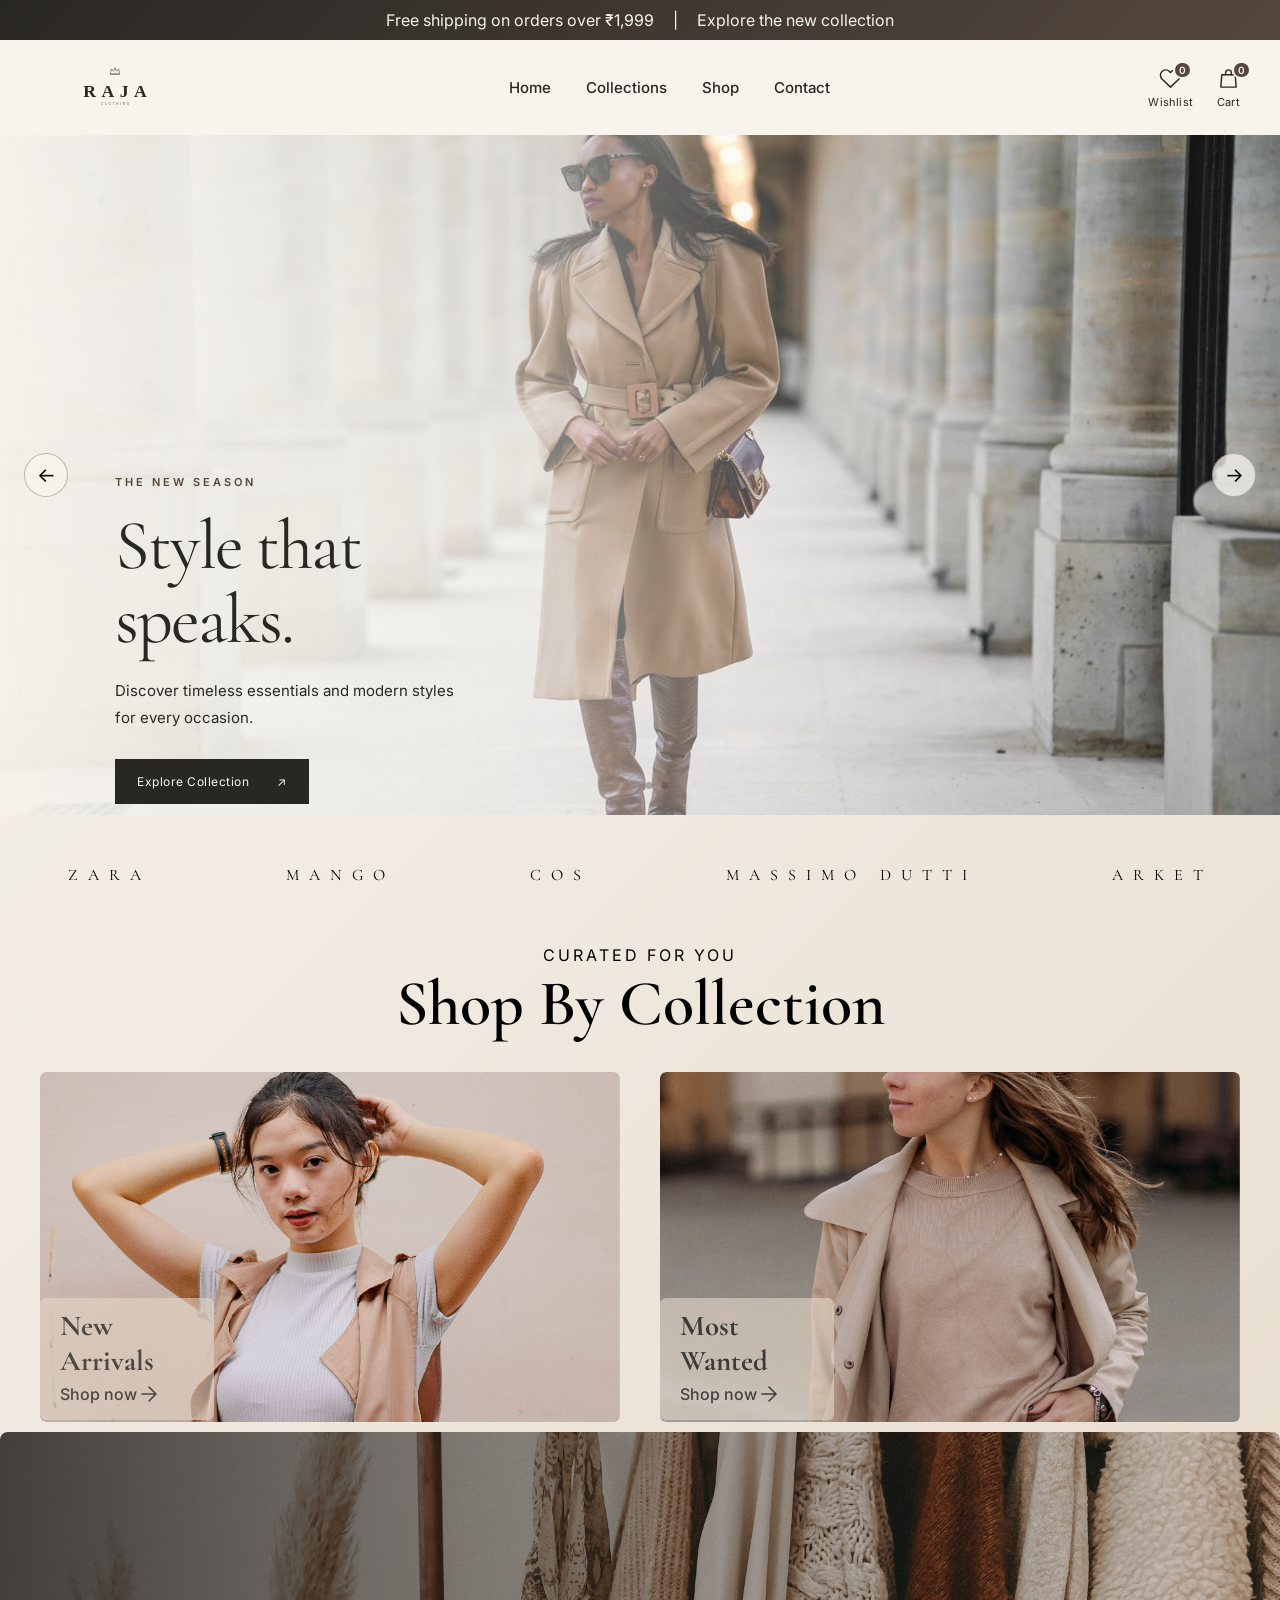
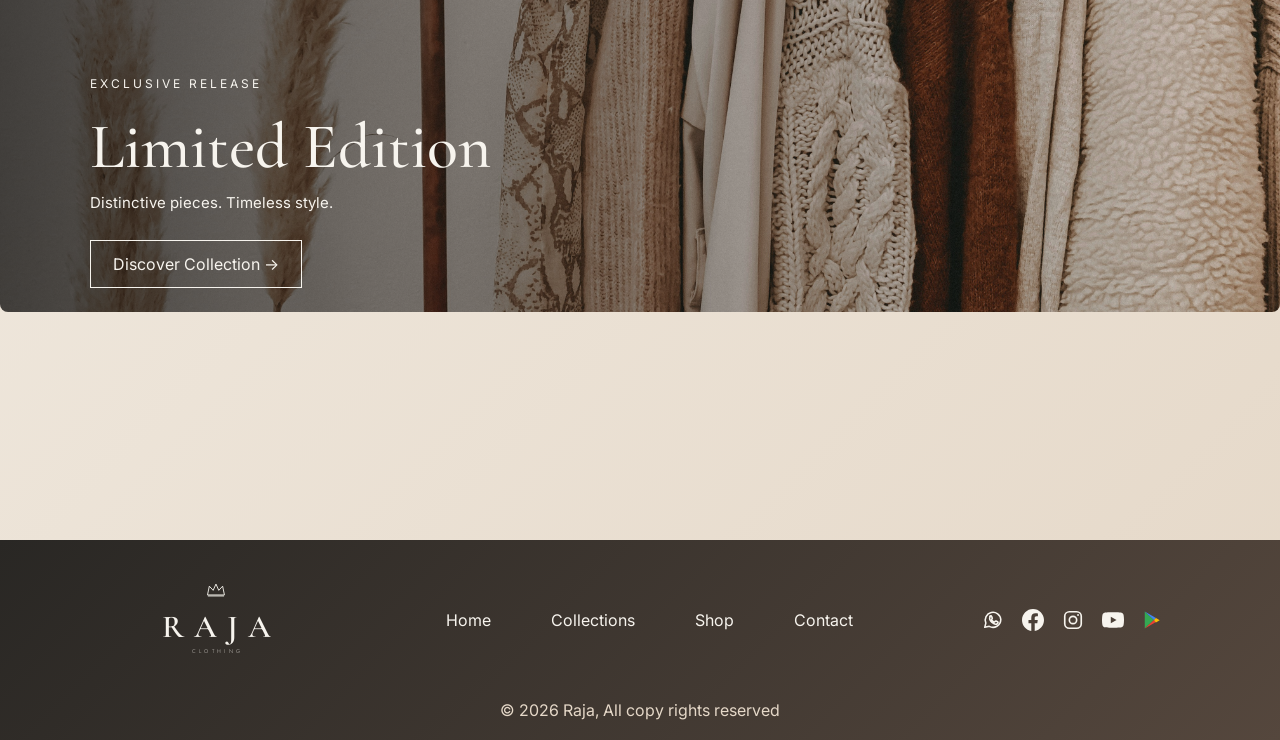
<file: index.html>
<!DOCTYPE html>
<html lang="en">
<head>
    <meta charset="UTF-8">
    <meta http-equiv="X-UA-Compatible" content="IE=edge">
    <meta name="viewport" content="width=device-width, initial-scale=1.0">
    <title>E-com</title>
    <link rel="stylesheet" href="./style.css"/>
    <link rel="icon" type="image/svg+xml" href="./images/favicon.svg">
</head>
<body>
    <!-- announcement bar -->
    <div class="display-flex shipping-bar">
        <div class="display-flex shipping-msg ">
            <p>Free shipping on orders over ₹1,999  <span style="padding: 0px 15px">|</span> Explore the new collection</p>
            <!-- <div>
                <svg xmlns="http://www.w3.org/2000/svg" width="24" height="24"
                viewBox="0 0 24 24" fill="none" stroke="currentColor"
                stroke-width="2" stroke-linecap="round" stroke-linejoin="round">
                <path d="M18 6 6 18M6 6l12 12" />
                </svg>
            </div> -->
        </div>
    </div>
    <!-- nav bar -->
    <div class="navbar">
        <div class="logo">
            <img src="./images/logo.svg" alt="logo"/>
        </div>
        <div class="links">
            <ul class="display-flex">
                <li>
                    <a href="#hero">Home</a>
                </li>
                <li>
                    <a href="#collections">Collections</a>
                </li>
                <li>
                    <a href="./product.html">Shop</a>
                </li>
                <li>
                    <a href="./contact-us.html">Contact</a>
                </li>
            </ul>
        </div>
        <div class="nav-actions">
            <a href="#" class="nav-icon" id="wishlist-toggle"
               aria-label="Wishlist">
                <svg viewBox="0 0 24 24" aria-hidden="true">
                    <path d="M20.8 4.6a5.5 5.5 0 0 0-7.8 0L12 5.7
                    10.9 4.6a5.5 5.5 0 0 0-7.8 7.8l1.1 1.1L12 21l7.8-7.5
                    1.1-1.1a5.5 5.5 0 0 0-.1-7.8Z"/>
                </svg>
        
                <span class="count-badge wishlist-badge" id="wishlist-count">0</span>
                <span class="icon-label">Wishlist</span>
            </a>
        
            <a href="#" class="nav-icon" id="cart-toggle"
               aria-label="Shopping bag">
                <svg viewBox="0 0 24 24" aria-hidden="true">
                    <path d="M5 8h14l1 13H4L5 8Z"/>
                    <path d="M9 8V6a3 3 0 0 1 6 0v2"/>
                </svg>
        
                <span class="count-badge add-card-badge" id="cart-count">0</span>
                <span class="icon-label">Cart</span>
            </a>
        </div>
    </div>
    <aside class="side-panel" id="wishlist-sidebar">
        <div class="panel-header">
            <h2>My Wishlist</h2>
            <button class="close-panel" aria-label="Close">&times;</button>
        </div>
    
        <div class="panel-items" id="wishlist-items"></div>
    </aside>
    
    <aside class="side-panel" id="cart-sidebar">
        <div class="panel-header">
            <h2>My Shopping Bag</h2>
            <button class="close-panel" aria-label="Close">&times;</button>
        </div>
    
        <div class="panel-items" id="cart-items"></div>
    
        <div class="cart-footer">
            <p>Subtotal: <strong id="cart-total">₹0</strong></p>
        </div>
    </aside>
    <div class="panel-overlay" id="panel-overlay"></div>
    <!-- hero-section -->
    <section id="hero" class="hero-slider">
        <div class="hero-slides">
            <!-- Slide 1 -->
            <article class="hero-slide active">
                <img src="images/hero-4.jpg"
                    alt="New season fashion collection">

                <div class="hero-content">
                    <span class="hero-tag">THE NEW SEASON</span>
                    <h1>Style that<br>speaks.</h1>
                    <p>
                        Discover timeless essentials and
                        modern styles for every occasion.
                    </p>
                    <a href="./product.html" class="hero-btn">
                        Explore Collection
                        <span>↗</span>
                    </a>
                </div>
            </article>
            <!-- Slide 2 -->
            <article class="hero-slide">
                <img src="images/hero-5.jpg"
                    alt="Elegant everyday fashion">

                <div class="hero-content">
                    <span class="hero-tag">EFFORTLESS ELEGANCE</span>
                    <h1>Less, but<br>better.</h1>
                    <p>
                        Elevated essentials made for
                        your everyday wardrobe.
                    </p>
                    <a href="./product.html" class="hero-btn">
                        Discover More
                        <span>↗</span>
                    </a>
                </div>
            </article>
            <!-- Slide 3 -->
            <article class="hero-slide">
                <img src="images/hero-2.jpg"
                    alt="Premium fashion collection">

                <div class="hero-content">
                    <span class="hero-tag">THE SIGNATURE EDIT</span>
                    <h1>Make it<br>your moment.</h1>
                    <p>
                        Contemporary silhouettes.
                        Timeless confidence.
                    </p>
                    <a href="./product.html" class="hero-btn">
                        Shop the Edit
                        <span>↗</span>
                    </a>
                </div>
            </article>
        </div>

        <button class="slider-arrow prev" aria-label="Previous slide">←</button>
        <button class="slider-arrow next" aria-label="Next slide">→</button>
        <div class="slider-dots" aria-label="Choose slide">
            <button class="slider-dot active" aria-label="Slide 1"></button>
            <button class="slider-dot" aria-label="Slide 2"></button>
            <button class="slider-dot" aria-label="Slide 3"></button>
        </div>
    </section>
    <!-- Brand section -->
    <section id="brand">
        <div class="brand">
            <div>
                <p>ZARA</p>
            </div>
            <div>
                <p>Mango</p>
            </div>
            <div>
                <p>COS</p>
            </div>
            <div>
                <p>Massimo Dutti</p>
            </div>
            <div>
                <p>Arket</p>
            </div>
        </div>
    </section>
    <!-- Collections section-->
    <section id="collections">
        <div class="collection reveal">
            <div class="collection__header">
                <p>CURATED FOR YOU</p>
                <h2>Shop By Collection</h2>
            </div>
            <div class="collection__content display-flex">
                <div class="collection__product reveal">
                    <img src="./images/collection.png" alt="collection-image"/>
                    <div class="collection__product_content">
                        <h3>New Arrivals</h3>
                        <div class="collection__show-now display-flex">
                            <span>
                                Shop now
                            </span>
                                <span style="margin-top: 4px;">
                                    <svg xmlns="http://www.w3.org/2000/svg" width="24" height="24" viewBox="0 0 24 24"
                                      fill="none" stroke="currentColor" stroke-width="1.6"
                                      stroke-linecap="round" stroke-linejoin="round" >
                                      <path d="M5 12h14M12 5l7 7-7 7" />
                                    </svg>
                                </span>
                        </div>
                    </div>
                </div>
                <div class="collection__product reveal">
                    <img src="./images/collection2.png" alt="collection-image"/>
                    <div class="collection__product_content">
                        <h3>Most Wanted</h3>
                        <div class="collection__show-now display-flex">
                            <span>
                                Shop now
                            </span>
                                <span style="margin-top: 4px;">
                                    <svg xmlns="http://www.w3.org/2000/svg" width="24" height="24" viewBox="0 0 24 24"
                                      fill="none" stroke="currentColor" stroke-width="1.6"
                                      stroke-linecap="round" stroke-linejoin="round" >
                                      <path d="M5 12h14M12 5l7 7-7 7" />
                                    </svg>
                                </span>
                        </div>
                    </div>
                </div>
            </div>
        </div>
    </section>
    <!-- limited edition -->    
    <section id ="limited-edition" class="limited-edition reveal">
        <img src="images/limited-edition.jpg" alt="Limited edition fashion collection" class="limited-edition-img"/>
        <div class="limited-edition-content reveal">
            <span>EXCLUSIVE RELEASE</span>
            <h2>Limited Edition</h2>
            <p>Distinctive pieces. Timeless style.</p>
            <a href="#" class="shop-btn">Discover Collection &rarr;</a>
        </div>
    </section>
    <!-- Newsletter section -->
    <section id="newsletter">
        <div class="newsletter reveal">
            <h3>A Note From Us</h3>
            <p>New collections, considered essentials and exclusive updates.</p>
            <div class="input-field reveal">
                <input type="text" placeholder="Enter your email address"/>
                <button type="button" class="newsletter__subscription">Subscribe</button>
            </div>
        </div>
    </section>
    <!-- footer section -->
    <footer id="footer">
        <div class="footer">
            <div class="footer__content display-flex">
                <div class="logo">
                    <svg xmlns="http://www.w3.org/2000/svg" viewBox="0 0 600 300" width="600" height="300" role="img" aria-label="RAJA Clothing" xmlns:c2pa="http://c2pa.org/manifest"><metadata><c2pa:manifest>[base64]/pIBG2n/mR8GVgSwT4ovm2WE1H3nu5Bzvu6WiY3VybHgpc2VsZiNqdW1iZj1jMnBhLmFzc2VydGlvbnMvYzJwYS5oYXNoLmRhdGFkaGFzaFggVouRIKb0/8AVMWc7IM1nU9yb6H/[base64]/[base64]/3cyjxFA3Qo5S46fX0/ihY0VZ7mfb9KF703t5OjWDBWMA4GA1UdDwEB/wQEAwIHgDAVBgNVHSUEDjAMBgorBgEEAYPoXgIBMAwGA1UdEwEB/wQCMAAwHwYDVR0jBBgwFoAUzlHiBIFOZFsj+OPEz5o+nMHXXMIwCgYIKoZIzj0EAwMDZwAwZAIwMXMdFJ4BetLLVY7ORuE9noqbbAZOZn/aArXyTwFAZfKrPzxF2vPoJNf1+UCdg1XGAjBwX1zd9WGqYkqmL5SFqw1QySjr1zJfpJM9+1rdDwSPLMOPOjKuiXjoU/[base64]/E3S/ULIdpZdkBQBe6o3B9Deev5KEUcyySkvIGy9pULSrT3JNwANBQqXcaPfRDeztEaXINlrkg=</c2pa:manifest></metadata>
                    <style>@import url('https://fonts.googleapis.com/css2?family=Cormorant+Garamond:wght@600&amp;family=Jost:wght@300&amp;display=swap');.w{font-family:'Cormorant Garamond',Georgia,serif;font-weight:600}.t{font-family:'Jost',Arial,sans-serif;font-weight:300}</style>
                    <rect width="600" height="300" fill="none"/>
                    <g transform="translate(270.5 38) scale(2.1)" fill="none" stroke="#F7F4EE" stroke-width="1.3" stroke-linejoin="round" stroke-linecap="round"><path d="M2 17 4.5 5 10 11 14 2 18 11 23.5 5 26 17Z"/><path d="M3 19h22"/></g>
                    <text class="w" x="315" y="200" text-anchor="middle" font-size="96" letter-spacing="30" fill="#F7F4EE">RAJA</text>
                    <text class="t" x="305" y="248" text-anchor="middle" font-size="16" letter-spacing="10" fill="#F7F4EE" opacity=".8">CLOTHING</text>
                    </svg>
                </div>
                <div class="link">
                    <ul class="display-flex">
                        <li><a href="./index.html">Home</a></li>
                        <li><a href="./index.html#collections">Collections</a></li>
                        <li><a href="./product.html">Shop</a></li>
                        <li><a href="./contact-us.html">Contact</a></li>
                    </ul>
                </div>
                <div class="social-links">
                    <div class="icon">
                        <svg xmlns="http://www.w3.org/2000/svg"
                            viewBox="0 0 24 24" width="24" height="24"
                            fill="none" stroke="currentColor"
                            stroke-width="1.7" stroke-linecap="round"
                            stroke-linejoin="round">
                        <path d="M20.5 11.5a8.5 8.5 0 0 1-12.6 7.4L3 20l1.2-4.6A8.5 8.5 0 1 1 20.5 11.5Z"/>
                        <path d="M8.5 8.2c.3-.7.6-.7 1-.7h.4c.2 0 .4.1.5.5l.8 1.8c.1.3.1.5-.1.7l-.6.7c-.2.2-.2.4 0 .7.6 1 1.5 1.8 2.6 2.3.3.1.5.1.7-.1l.8-.9c.2-.2.4-.2.7-.1l1.7.8c.3.2.5.3.5.5 0 .3-.1 1.1-.7 1.6-.5.5-1.4.8-2.2.6-1-.2-2.3-.8-3.7-2-1.1-1-2-2.3-2.4-3.3-.4-1.1-.1-2 .3-2.6Z"/>
                        </svg>
                    </div>
                    <div class="icon">
                        <svg xmlns="http://www.w3.org/2000/svg"
                            viewBox="0 0 24 24" width="24" height="24"
                            fill="currentColor">
                        <path d="M24 12.073C24 5.405 18.627 0 12 0S0 5.405 0 12.073C0 18.1 4.388 23.094 10.125 24v-8.438H7.078v-3.49h3.047V9.412c0-3.025 1.792-4.697 4.533-4.697 1.313 0 2.686.236 2.686.236v2.97h-1.513c-1.49 0-1.956.93-1.956 1.886v2.265h3.328l-.532 3.49h-2.796V24C19.612 23.094 24 18.1 24 12.073Z"/>
                        </svg>
                    </div>
                    <div class="icon">
                        <svg xmlns="http://www.w3.org/2000/svg"
                            viewBox="0 0 24 24" width="24" height="24"
                            fill="none" stroke="currentColor"
                            stroke-width="1.8" stroke-linecap="round"
                            stroke-linejoin="round">
                            <rect x="3" y="3" width="18" height="18" rx="5"/>
                            <circle cx="12" cy="12" r="4"/>
                            <circle cx="17.5" cy="6.5" r="1" fill="currentColor" stroke="none"/>
                        </svg>
                    </div>
                    <div class="icon">
                        <svg xmlns="http://www.w3.org/2000/svg"
                            viewBox="0 0 24 24" width="24" height="24"
                            fill="currentColor">
                            <path d="M23.5 6.2a3 3 0 0 0-2.1-2.1C19.5 3.6 12 3.6 12 3.6s-7.5 0-9.4.5A3 3 0 0 0 .5 6.2 31 31 0 0 0 0 12a31 31 0 0 0 .5 5.8 3 3 0 0 0 2.1 2.1c1.9.5 9.4.5 9.4.5s7.5 0 9.4-.5a3 3 0 0 0 2.1-2.1A31 31 0 0 0 24 12a31 31 0 0 0-.5-5.8ZM9.6 15.6V8.4l6.3 3.6Z"/>
                        </svg>
                    </div>
                    <div class="icon">
                        <svg xmlns="http://www.w3.org/2000/svg"
                            viewBox="0 0 24 24" width="24" height="24">
                            <path d="M3 2.8v18.4l10-9.2Z" fill="#34A853"/>
                            <path d="m3 2.8 12.2 7.1-2.2 2.1Z" fill="#4285F4"/>
                            <path d="m3 21.2 12.2-7.1-2.2-2.1Z" fill="#EA4335"/>
                            <path d="m15.2 9.9 4.1 2.4-4.1 2.4-2.2-2.7Z" fill="#FBBC04"/>
                        </svg>
                    </div>
                </div>
            </div>
            <div class="footer__copy-rights">
                <p>&copy; 2026 Raja, All copy rights reserved</p>
            </div>
        </div>
    </footer>
    <script src="./index.js"></script>
    <script src="./slider.js"></script>
    <script src="./revel.js"></script>
</body>
</html>
</file>
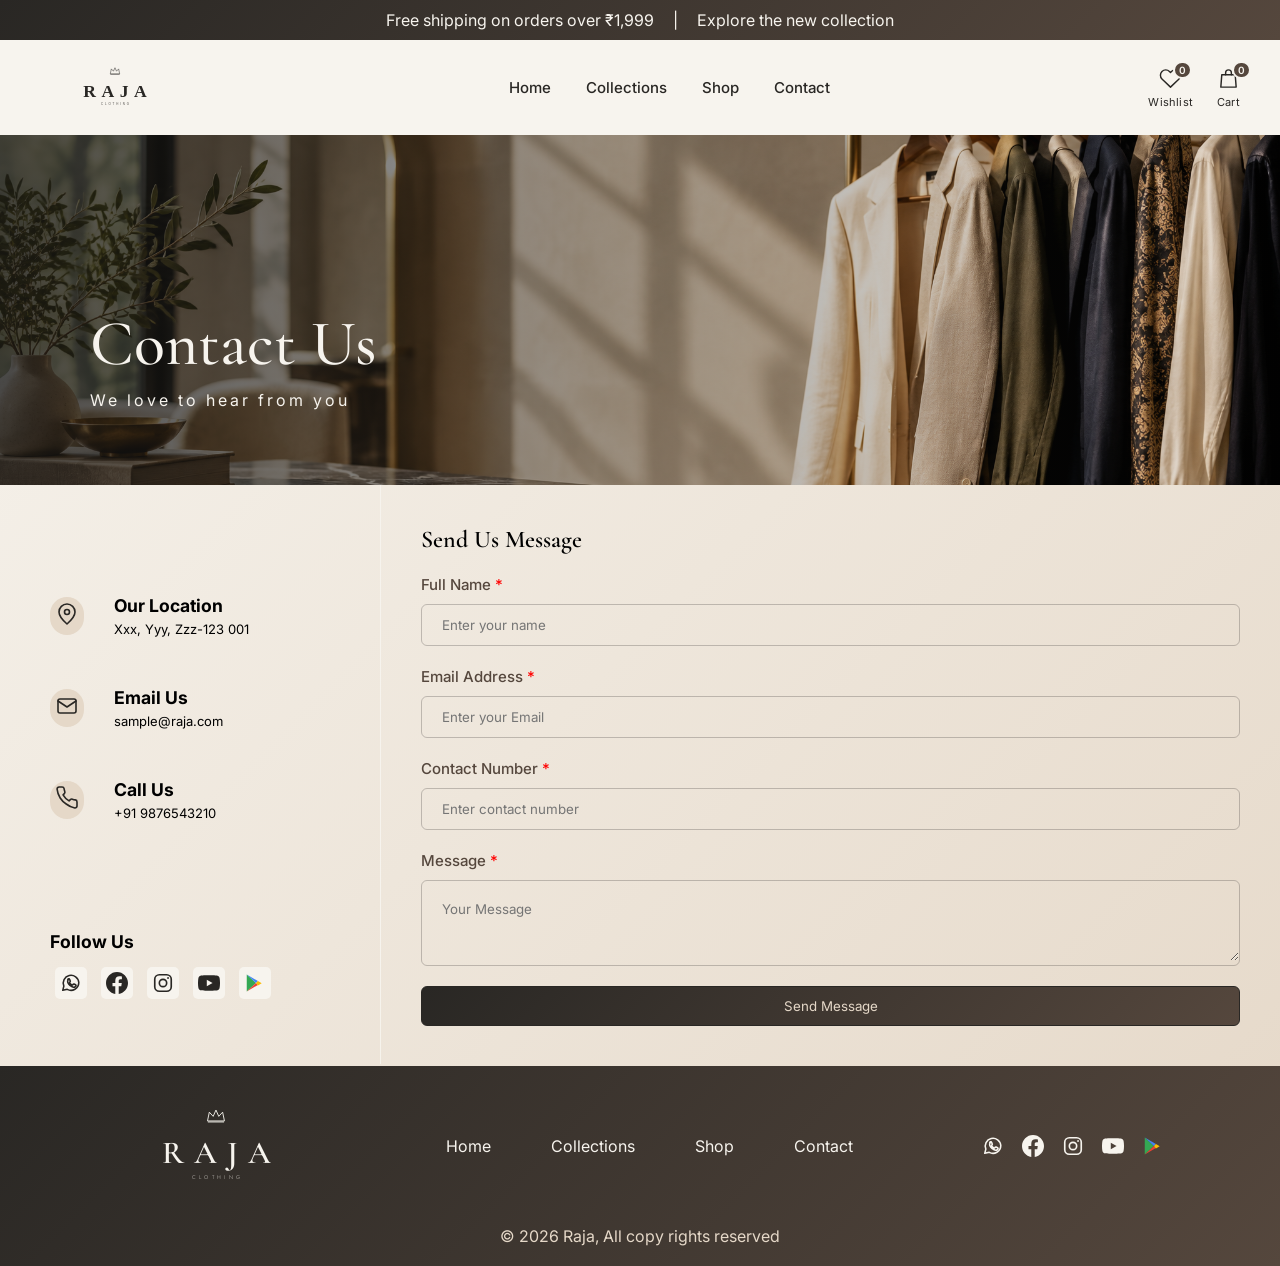
<file: contact-us.html>
<!DOCTYPE html>
<html lang="en">
<head>
    <meta charset="UTF-8">
    <meta http-equiv="X-UA-Compatible" content="IE=edge">
    <meta name="viewport" content="width=device-width, initial-scale=1.0">
    <title>E-com</title>
    <link rel="stylesheet" href="./style.css"/>
    <link rel="icon" type="image/svg+xml" href="./images/favicon.svg">
</head>
<body>
    <!-- announcement bar -->
    <div class="display-flex shipping-bar">
        <div class="display-flex shipping-msg ">
            <p>Free shipping on orders over ₹1,999  <span style="padding: 0px 15px">|</span> Explore the new collection</p>
            <!-- <div>
                <svg xmlns="http://www.w3.org/2000/svg" width="24" height="24"
                viewBox="0 0 24 24" fill="none" stroke="currentColor"
                stroke-width="2" stroke-linecap="round" stroke-linejoin="round">
                <path d="M18 6 6 18M6 6l12 12" />
                </svg>
            </div> -->
        </div>
    </div>
    <!-- nav bar -->
    <div class="navbar">
        <div class="logo">
            <img src="./images/logo.svg" alt="logo"/>
        </div>
        <div class="links">
            <ul class="display-flex">
                <li>
                    <a href="./index.html">Home</a>
                </li>
                <li>
                    <a href="./index.html#collections">Collections</a>
                </li>
                <li>
                    <a href="./product.html">Shop</a>
                </li>
                <li>
                    <a href="./contact-us.html">Contact</a>
                </li>
            </ul>
        </div>
        <div class="nav-actions">
            <a href="#" class="nav-icon" id="wishlist-toggle"
               aria-label="Wishlist">
                <svg viewBox="0 0 24 24" aria-hidden="true">
                    <path d="M20.8 4.6a5.5 5.5 0 0 0-7.8 0L12 5.7
                    10.9 4.6a5.5 5.5 0 0 0-7.8 7.8l1.1 1.1L12 21l7.8-7.5
                    1.1-1.1a5.5 5.5 0 0 0-.1-7.8Z"/>
                </svg>
        
                <span class="count-badge wishlist-badge" id="wishlist-count">0</span>
                <span class="icon-label">Wishlist</span>
            </a>
        
            <a href="#" class="nav-icon" id="cart-toggle"
               aria-label="Shopping bag">
                <svg viewBox="0 0 24 24" aria-hidden="true">
                    <path d="M5 8h14l1 13H4L5 8Z"/>
                    <path d="M9 8V6a3 3 0 0 1 6 0v2"/>
                </svg>
        
                <span class="count-badge add-card-badge" id="cart-count">0</span>
                <span class="icon-label">Cart</span>
            </a>
        </div>
    </div>
    <aside class="side-panel" id="wishlist-sidebar">
        <div class="panel-header">
            <h2>My Wishlist</h2>
            <button class="close-panel" aria-label="Close">&times;</button>
        </div>
    
        <div class="panel-items" id="wishlist-items"></div>
    </aside>
    
    <aside class="side-panel" id="cart-sidebar">
        <div class="panel-header">
            <h2>My Shopping Bag</h2>
            <button class="close-panel" aria-label="Close">&times;</button>
        </div>
    
        <div class="panel-items" id="cart-items"></div>
    
        <div class="cart-footer">
            <p>Subtotal: <strong id="cart-total">₹0</strong></p>
        </div>
    </aside>
    <div class="panel-overlay" id="panel-overlay"></div>
     <!-- cover section -->
    <section id ="cover-section" class="cover-section">
        <img src="images/contact-cover1.png" alt="cover-section-image" class="cover-section-img"/>
        <div class="cover-section-content">
            <h2>Contact Us</h2>
            <p>We love to hear from you</p>
        </div>
    </section>
    <section id="contact-us">
        <div class="contact-us">
            <div class="our-info reveal">
                <div class="info-section display-flex">
                    <div class="icon">
                        <div class="icon-data">
                            <svg xmlns="http://www.w3.org/2000/svg"
                                width="24" height="24" viewBox="0 0 24 24"
                                fill="none" stroke="currentColor"
                                stroke-width="1.6" stroke-linecap="round"
                                stroke-linejoin="round">
                                <path d="M20 10c0 5-8 12-8 12S4 15 4 10a8 8 0 1 1 16 0Z"/>
                                <circle cx="12" cy="10" r="2.5"/>
                            </svg>
                        </div>
                    </div>
                    <div class="info-detail">
                        <h6>Our Location</h6>
                        <p>Xxx, Yyy, Zzz-123 001</p>
                    </div>
                </div>
                
                <div class="info-section display-flex">
                    <div class="icon">
                        <div class="icon-data">
                        <svg xmlns="http://www.w3.org/2000/svg"
                            width="24" height="24" viewBox="0 0 24 24"
                            fill="none" stroke="currentColor"
                            stroke-width="1.6" stroke-linecap="round"
                            stroke-linejoin="round">
                        <rect x="3" y="5" width="18" height="14" rx="2"/>
                        <path d="m3 7 9 6 9-6"/>
                        </svg>
                        </div>
                    </div>
                    <div class="info-detail">
                        <h6>Email Us</h6>
                        <p>sample@raja.com</p>
                    </div>
                </div>
                <div class="info-section display-flex">
                    <div class="icon">
                        <div class="icon-data">                            
                            <svg xmlns="http://www.w3.org/2000/svg"
                                width="24" height="24" viewBox="0 0 24 24"
                                fill="none" stroke="currentColor"
                                stroke-width="1.6" stroke-linecap="round"
                                stroke-linejoin="round">
                            <path d="M22 16.92v3a2 2 0 0 1-2.18 2A19.79 19.79 0 0 1 11.19 18a19.5 19.5 0 0 1-6-6A19.79 19.79 0 0 1 2.09 3.18 2 2 0 0 1 4.08 1h3a2 2 0 0 1 2 1.72c.12.96.36 1.9.7 2.8a2 2 0 0 1-.45 2.11L8.06 8.9a16 16 0 0 0 6 6l1.27-1.27a2 2 0 0 1 2.11-.45c.9.34 1.84.58 2.8.7a2 2 0 0 1 1.76 2.04Z"/>
                            </svg>
                        </div>
                    </div>
                    <div class="info-detail">
                        <h6>Call Us</h6>
                        <p>+91 9876543210</p>
                    </div>
                </div>
            </div>
            <div class="contact-social reveal">
                <h5>Follow Us</h5>
                <div class="social-links">
                    <div class="icon">
                        <svg xmlns="http://www.w3.org/2000/svg"
                            viewBox="0 0 24 24" width="24" height="24"
                            fill="none" stroke="currentColor"
                            stroke-width="1.7" stroke-linecap="round"
                            stroke-linejoin="round">
                        <path d="M20.5 11.5a8.5 8.5 0 0 1-12.6 7.4L3 20l1.2-4.6A8.5 8.5 0 1 1 20.5 11.5Z"/>
                        <path d="M8.5 8.2c.3-.7.6-.7 1-.7h.4c.2 0 .4.1.5.5l.8 1.8c.1.3.1.5-.1.7l-.6.7c-.2.2-.2.4 0 .7.6 1 1.5 1.8 2.6 2.3.3.1.5.1.7-.1l.8-.9c.2-.2.4-.2.7-.1l1.7.8c.3.2.5.3.5.5 0 .3-.1 1.1-.7 1.6-.5.5-1.4.8-2.2.6-1-.2-2.3-.8-3.7-2-1.1-1-2-2.3-2.4-3.3-.4-1.1-.1-2 .3-2.6Z"/>
                        </svg>
                    </div>
                    <div class="icon">
                        <svg xmlns="http://www.w3.org/2000/svg"
                            viewBox="0 0 24 24" width="24" height="24"
                            fill="currentColor">
                        <path d="M24 12.073C24 5.405 18.627 0 12 0S0 5.405 0 12.073C0 18.1 4.388 23.094 10.125 24v-8.438H7.078v-3.49h3.047V9.412c0-3.025 1.792-4.697 4.533-4.697 1.313 0 2.686.236 2.686.236v2.97h-1.513c-1.49 0-1.956.93-1.956 1.886v2.265h3.328l-.532 3.49h-2.796V24C19.612 23.094 24 18.1 24 12.073Z"/>
                        </svg>
                    </div>
                    <div class="icon">
                        <svg xmlns="http://www.w3.org/2000/svg"
                            viewBox="0 0 24 24" width="24" height="24"
                            fill="none" stroke="currentColor"
                            stroke-width="1.8" stroke-linecap="round"
                            stroke-linejoin="round">
                            <rect x="3" y="3" width="18" height="18" rx="5"/>
                            <circle cx="12" cy="12" r="4"/>
                            <circle cx="17.5" cy="6.5" r="1" fill="currentColor" stroke="none"/>
                        </svg>
                    </div>
                    <div class="icon">
                        <svg xmlns="http://www.w3.org/2000/svg"
                            viewBox="0 0 24 24" width="24" height="24"
                            fill="currentColor">
                            <path d="M23.5 6.2a3 3 0 0 0-2.1-2.1C19.5 3.6 12 3.6 12 3.6s-7.5 0-9.4.5A3 3 0 0 0 .5 6.2 31 31 0 0 0 0 12a31 31 0 0 0 .5 5.8 3 3 0 0 0 2.1 2.1c1.9.5 9.4.5 9.4.5s7.5 0 9.4-.5a3 3 0 0 0 2.1-2.1A31 31 0 0 0 24 12a31 31 0 0 0-.5-5.8ZM9.6 15.6V8.4l6.3 3.6Z"/>
                        </svg>
                    </div>
                    <div class="icon">
                        <svg xmlns="http://www.w3.org/2000/svg"
                            viewBox="0 0 24 24" width="24" height="24">
                            <path d="M3 2.8v18.4l10-9.2Z" fill="#34A853"/>
                            <path d="m3 2.8 12.2 7.1-2.2 2.1Z" fill="#4285F4"/>
                            <path d="m3 21.2 12.2-7.1-2.2-2.1Z" fill="#EA4335"/>
                            <path d="m15.2 9.9 4.1 2.4-4.1 2.4-2.2-2.7Z" fill="#FBBC04"/>
                        </svg>
                    </div>
                </div>
            </div>
        </div>
        <div class="contact-us-form">
            <h3 class="reveal">Send Us Message</h3>
            <form>
                <div class="form-group reveal">
                    <label for="full_name">Full Name <span>*</span></label>
                    <div class="form-control">
                        <input type="text" id="full_name" name="full_name" placeholder="Enter your name"/>  
                    </div>
                </div>  
                <div class="form-group reveal">
                    <label for="email">Email Address <span>*</span></label>
                    <div class="form-control">
                        <input type="text" id="email" name="email" placeholder="Enter your Email"/>  
                    </div>
                </div>
                <div class="form-group reveal">
                    <label for="contact_number">Contact Number <span>*</span></label>
                    <div class="form-control">
                        <input type="text" id="contact_number" name="contact_number" placeholder="Enter contact number"/>  
                    </div>
                </div>
                <div class="form-group reveal">
                    <label for="message">Message <span>*</span></label>
                    <div class="form-control">
                        <textarea id="message" name="message" placeholder="Your Message"></textarea> 
                    </div>
                </div>
                <div class="contact-btn reveal">
                    <button type="button" id="contact-us-btn">Send Message</button>
                </div>
            </form>
        </div>
    </section>
    <!-- footer section -->
    <footer id="footer">
        <div class="footer">
            <div class="footer__content display-flex">
                <div class="logo">
                    <svg xmlns="http://www.w3.org/2000/svg" viewBox="0 0 600 300" width="600" height="300" role="img" aria-label="RAJA Clothing" xmlns:c2pa="http://c2pa.org/manifest"><metadata><c2pa:manifest>[base64]/pIBG2n/mR8GVgSwT4ovm2WE1H3nu5Bzvu6WiY3VybHgpc2VsZiNqdW1iZj1jMnBhLmFzc2VydGlvbnMvYzJwYS5oYXNoLmRhdGFkaGFzaFggVouRIKb0/8AVMWc7IM1nU9yb6H/[base64]/[base64]/3cyjxFA3Qo5S46fX0/ihY0VZ7mfb9KF703t5OjWDBWMA4GA1UdDwEB/wQEAwIHgDAVBgNVHSUEDjAMBgorBgEEAYPoXgIBMAwGA1UdEwEB/wQCMAAwHwYDVR0jBBgwFoAUzlHiBIFOZFsj+OPEz5o+nMHXXMIwCgYIKoZIzj0EAwMDZwAwZAIwMXMdFJ4BetLLVY7ORuE9noqbbAZOZn/aArXyTwFAZfKrPzxF2vPoJNf1+UCdg1XGAjBwX1zd9WGqYkqmL5SFqw1QySjr1zJfpJM9+1rdDwSPLMOPOjKuiXjoU/[base64]/E3S/ULIdpZdkBQBe6o3B9Deev5KEUcyySkvIGy9pULSrT3JNwANBQqXcaPfRDeztEaXINlrkg=</c2pa:manifest></metadata>
                    <style>@import url('https://fonts.googleapis.com/css2?family=Cormorant+Garamond:wght@600&amp;family=Jost:wght@300&amp;display=swap');.w{font-family:'Cormorant Garamond',Georgia,serif;font-weight:600}.t{font-family:'Jost',Arial,sans-serif;font-weight:300}</style>
                    <rect width="600" height="300" fill="none"/>
                    <g transform="translate(270.5 38) scale(2.1)" fill="none" stroke="#F7F4EE" stroke-width="1.3" stroke-linejoin="round" stroke-linecap="round"><path d="M2 17 4.5 5 10 11 14 2 18 11 23.5 5 26 17Z"/><path d="M3 19h22"/></g>
                    <text class="w" x="315" y="200" text-anchor="middle" font-size="96" letter-spacing="30" fill="#F7F4EE">RAJA</text>
                    <text class="t" x="305" y="248" text-anchor="middle" font-size="16" letter-spacing="10" fill="#F7F4EE" opacity=".8">CLOTHING</text>
                    </svg>
                </div>
                <div class="link">
                    <ul class="display-flex">
                        <li><a href="./index.html">Home</a></li>
                        <li><a href="./index.html#collections">Collections</a></li>
                        <li><a href="./product.html">Shop</a></li>
                        <li><a href="./contact-us.html">Contact</a></li>
                    </ul>
                </div>
                <div class="social-links">
                    <div class="icon">
                        <svg xmlns="http://www.w3.org/2000/svg"
                            viewBox="0 0 24 24" width="24" height="24"
                            fill="none" stroke="currentColor"
                            stroke-width="1.7" stroke-linecap="round"
                            stroke-linejoin="round">
                        <path d="M20.5 11.5a8.5 8.5 0 0 1-12.6 7.4L3 20l1.2-4.6A8.5 8.5 0 1 1 20.5 11.5Z"/>
                        <path d="M8.5 8.2c.3-.7.6-.7 1-.7h.4c.2 0 .4.1.5.5l.8 1.8c.1.3.1.5-.1.7l-.6.7c-.2.2-.2.4 0 .7.6 1 1.5 1.8 2.6 2.3.3.1.5.1.7-.1l.8-.9c.2-.2.4-.2.7-.1l1.7.8c.3.2.5.3.5.5 0 .3-.1 1.1-.7 1.6-.5.5-1.4.8-2.2.6-1-.2-2.3-.8-3.7-2-1.1-1-2-2.3-2.4-3.3-.4-1.1-.1-2 .3-2.6Z"/>
                        </svg>
                    </div>
                    <div class="icon">
                        <svg xmlns="http://www.w3.org/2000/svg"
                            viewBox="0 0 24 24" width="24" height="24"
                            fill="currentColor">
                        <path d="M24 12.073C24 5.405 18.627 0 12 0S0 5.405 0 12.073C0 18.1 4.388 23.094 10.125 24v-8.438H7.078v-3.49h3.047V9.412c0-3.025 1.792-4.697 4.533-4.697 1.313 0 2.686.236 2.686.236v2.97h-1.513c-1.49 0-1.956.93-1.956 1.886v2.265h3.328l-.532 3.49h-2.796V24C19.612 23.094 24 18.1 24 12.073Z"/>
                        </svg>
                    </div>
                    <div class="icon">
                        <svg xmlns="http://www.w3.org/2000/svg"
                            viewBox="0 0 24 24" width="24" height="24"
                            fill="none" stroke="currentColor"
                            stroke-width="1.8" stroke-linecap="round"
                            stroke-linejoin="round">
                            <rect x="3" y="3" width="18" height="18" rx="5"/>
                            <circle cx="12" cy="12" r="4"/>
                            <circle cx="17.5" cy="6.5" r="1" fill="currentColor" stroke="none"/>
                        </svg>
                    </div>
                    <div class="icon">
                        <svg xmlns="http://www.w3.org/2000/svg"
                            viewBox="0 0 24 24" width="24" height="24"
                            fill="currentColor">
                            <path d="M23.5 6.2a3 3 0 0 0-2.1-2.1C19.5 3.6 12 3.6 12 3.6s-7.5 0-9.4.5A3 3 0 0 0 .5 6.2 31 31 0 0 0 0 12a31 31 0 0 0 .5 5.8 3 3 0 0 0 2.1 2.1c1.9.5 9.4.5 9.4.5s7.5 0 9.4-.5a3 3 0 0 0 2.1-2.1A31 31 0 0 0 24 12a31 31 0 0 0-.5-5.8ZM9.6 15.6V8.4l6.3 3.6Z"/>
                        </svg>
                    </div>
                    <div class="icon">
                        <svg xmlns="http://www.w3.org/2000/svg"
                            viewBox="0 0 24 24" width="24" height="24">
                            <path d="M3 2.8v18.4l10-9.2Z" fill="#34A853"/>
                            <path d="m3 2.8 12.2 7.1-2.2 2.1Z" fill="#4285F4"/>
                            <path d="m3 21.2 12.2-7.1-2.2-2.1Z" fill="#EA4335"/>
                            <path d="m15.2 9.9 4.1 2.4-4.1 2.4-2.2-2.7Z" fill="#FBBC04"/>
                        </svg>
                    </div>
                </div>
            </div>
            <div class="footer__copy-rights">
                <p>&copy; 2026 Raja, All copy rights reserved</p>
            </div>
        </div>
    </footer>
    <script src="./index.js"></script>
    <script src="./revel.js"></script>
</body>
</html>
</file>
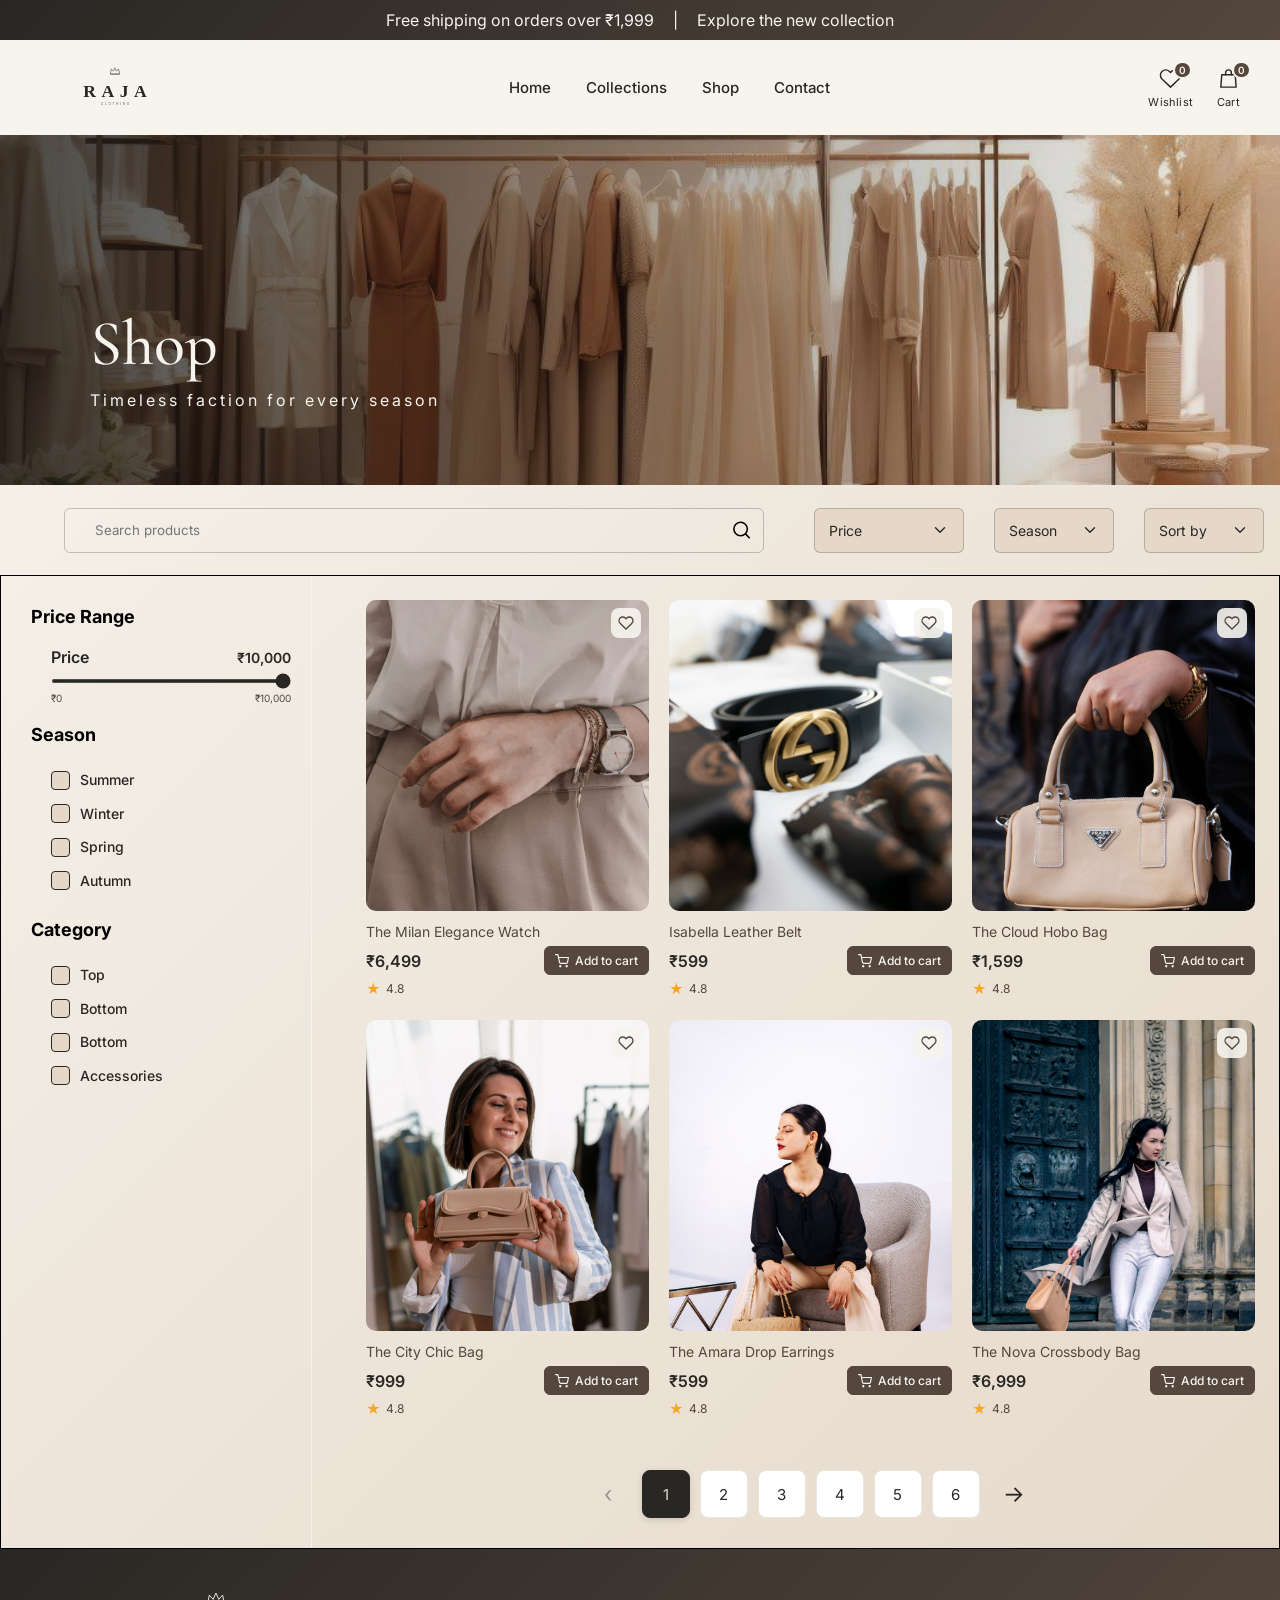
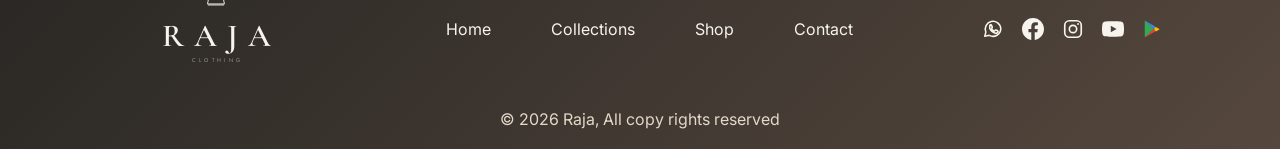
<file: product.html>
<!DOCTYPE html>
<html lang="en">
<head>
    <meta charset="UTF-8">
    <meta http-equiv="X-UA-Compatible" content="IE=edge">
    <meta name="viewport" content="width=device-width, initial-scale=1.0">
    <title>E-com</title>
    <link rel="stylesheet" href="./style.css"/>
    <link rel="icon" type="image/svg+xml" href="./images/favicon.svg">
</head>
<body>
    <!-- announcement bar -->
    <div class="display-flex shipping-bar">
        <div class="display-flex shipping-msg ">
            <p>Free shipping on orders over ₹1,999  <span style="padding: 0px 15px">|</span> Explore the new collection</p>
            <!-- <div>
                <svg xmlns="http://www.w3.org/2000/svg" width="24" height="24"
                viewBox="0 0 24 24" fill="none" stroke="currentColor"
                stroke-width="2" stroke-linecap="round" stroke-linejoin="round">
                <path d="M18 6 6 18M6 6l12 12" />
                </svg>
            </div> -->
        </div>
    </div>
    <!-- nav bar -->
    <div class="navbar">
        <div class="logo">
            <img src="./images/logo.svg" alt="logo"/>
        </div>
        <div class="links">
            <ul class="display-flex">
                <li>
                    <a href="./index.html">Home</a>
                </li>
                <li>
                    <a href="./index.html#collections">Collections</a>
                </li>
                <li>
                    <a href="./product.html">Shop</a>
                </li>
                <li>
                    <a href="./contact-us.html">Contact</a>
                </li>
            </ul>
        </div>
        <div class="nav-actions">
            <a href="#" class="nav-icon" id="wishlist-toggle"
               aria-label="Wishlist">
                <svg viewBox="0 0 24 24" aria-hidden="true">
                    <path d="M20.8 4.6a5.5 5.5 0 0 0-7.8 0L12 5.7
                    10.9 4.6a5.5 5.5 0 0 0-7.8 7.8l1.1 1.1L12 21l7.8-7.5
                    1.1-1.1a5.5 5.5 0 0 0-.1-7.8Z"/>
                </svg>
        
                <span class="count-badge wishlist-badge" id="wishlist-count">0</span>
                <span class="icon-label">Wishlist</span>
            </a>
        
            <a href="#" class="nav-icon" id="cart-toggle"
               aria-label="Shopping bag">
                <svg viewBox="0 0 24 24" aria-hidden="true">
                    <path d="M5 8h14l1 13H4L5 8Z"/>
                    <path d="M9 8V6a3 3 0 0 1 6 0v2"/>
                </svg>
        
                <span class="count-badge add-card-badge" id="cart-count">0</span>
                <span class="icon-label">Cart</span>
            </a>
        </div>
    </div>
    <aside class="side-panel" id="wishlist-sidebar">
        <div class="panel-header">
            <h2>My Wishlist</h2>
            <button class="close-panel" aria-label="Close">&times;</button>
        </div>
    
        <div class="panel-items" id="wishlist-items"></div>
    </aside>
    
    <aside class="side-panel" id="cart-sidebar">
        <div class="panel-header">
            <h2>My Shopping Bag</h2>
            <button class="close-panel" aria-label="Close">&times;</button>
        </div>
    
        <div class="panel-items" id="cart-items"></div>
    
        <div class="cart-footer">
            <p>Subtotal: <strong id="cart-total">₹0</strong></p>
        </div>
    </aside>
    
    <div class="panel-overlay" id="panel-overlay"></div>
    <!-- cover section -->
    <section id ="cover-section" class="cover-section">
        <img src="images/shop.jpg" alt="cover-section-image" class="cover-section-img"/>
        <div class="cover-section-content">
            <h2>Shop</h2>
            <p>Timeless faction for every season</p>
        </div>
    </section>
    <!-- product section -->
    <section id="product-section">
        <div class="filter-section">
            <div class="filters">
                <div class="search-filter">
                    <div class="input-filter">
                        <input type="text" id="search" name="search" placeholder="Search products"/>
                        <svg
                          xmlns="http://www.w3.org/2000/svg"
                          width="24"
                          height="24"
                          viewBox="0 0 24 24"
                          fill="none"
                          stroke="currentColor"
                          stroke-width="1.6"
                          stroke-linecap="round"
                          stroke-linejoin="round"
                        >
                          <circle cx="11" cy="11" r="7" />
                          <path d="m20 20-4-4" />
                        </svg>                        
                    </div>
                </div> 
                <div class="top-filter">
                    <div class="filter">
                        <div class="select-box" data-filter="price" >
                            <button class="select-btn" type="button" style="width: 150px;">
                            <span data-default="Price">Price</span>
                            <svg viewBox="0 0 24 24" width="18" height="18" fill="none">
                                    <path d="m6 9 6 6 6-6"
                                    stroke="currentColor"
                                    stroke-width="1.8"
                                    stroke-linecap="round"
                                    stroke-linejoin="round"/>
                                </svg>
                            </button>
                            <ul class="select-menu" >
                                <li data-value="all" class="active">Price</li>
                            <li data-value="0-2000">
                                    ₹0 - ₹2000
                            </li>
                            <li data-value="2000-5000">
                                ₹2000 - ₹5000
                            </li>
                            <li data-value="5000-7000">
                                ₹5000 - ₹7000
                            </li>
                            <li data-value="7000-10000">₹7000 - ₹10000
                            </li>
                            <li data-value="10000">₹10000+
                            </li>
                            </ul>
                        </div>
                        
                        <div class="select-box" data-filter="category">
                            <button class="select-btn" type="button" style="width: 120px;">
                            <span data-default="Season">Season</span>
                            <svg viewBox="0 0 24 24" width="18" height="18" fill="none">
                                    <path d="m6 9 6 6 6-6"
                                    stroke="currentColor"
                                    stroke-width="1.8"
                                    stroke-linecap="round"
                                    stroke-linejoin="round"/>
                                </svg>
                            </button>
                        
                            <ul class="select-menu">
                            <li data-value="all" class="active">Season</li>
                            <li data-value="summer">Summer</li>
                            <li data-value="winter">Winter</li>
                            <li data-value="spring">Spring</li>
                            <li data-value="autumn">Autumn</li>
                            </ul>
                        </div>
                        <div class="select-box" data-filter="sort">
                            <button class="select-btn" type="button" style="width:120px;">
                            <span data-default="sort by">Sort by</span>
                            <svg viewBox="0 0 24 24" width="18" height="18" fill="none">
                                    <path d="m6 9 6 6 6-6"
                                    stroke="currentColor"
                                    stroke-width="1.8"
                                    stroke-linecap="round"
                                    stroke-linejoin="round"/>
                                </svg>
                            </button>
                        
                            <ul class="select-menu">
                                <li data-value="all" class="active">Sort by</li>
                                <li data-value="low-high">Low-High</li>
                                <li data-value="high-low">High-Low</li>
                            </ul>
                        </div>
                    </div>
                    <div class="reset-filter">
                        <button type="button" id="reset_filter">
                            <svg
                            xmlns="http://www.w3.org/2000/svg"
                            width="24"
                            height="24"
                            viewBox="0 0 24 24"
                            fill="none"
                            stroke="currentColor"
                            stroke-width="1.6"
                            stroke-linecap="round"
                            stroke-linejoin="round"
                            >
                            <path d="M3 11a9 9 0 1 1 2.64 6.36" />
                            <path d="M3 4v7h7" />
                            </svg>                        
                            <span class="rest-filter-label">Reset</span>
                        </button>
                    </div>
                </div>
            </div>             
        </div>
        <!-- product show -->
        <div class="product">
            <div class="product-filter">
                <div class="price-range">
                    <h5>Price Range</h5>
                    <div class="price-filter">
                      <div class="price-heading">
                        <label for="priceRange">Price</label>
                        <span id="priceValue">₹10,000</span>
                      </div>
                      <input type="range" id="priceRange" min="0" max="10000" step="100" value="10000"/>
                      <div class="price-limits">
                        <span>₹0</span>
                        <span>₹10,000</span>
                      </div>
                    </div>                    
                </div>
                <div class="season-filter">
                    <h5>Season</h5>
                    <ul>
                        <li class="season-check">
                            <label class="custom-checkbox">
                              <input type="checkbox" id="summer_check" class="description-filter" value='summer'/>
                              <span class="checkmark"></span>
                              <span class="checkbox-label">Summer</span>
                            </label>
                        </li>
                        <li class="season-check">
                            <label class="custom-checkbox">
                                <input type="checkbox" id="winter_check" class="description-filter" value='winter'/>
                                <span class="checkmark"></span>
                                <span class="checkbox-label">Winter</span>
                              </label>
                        </li>
                        <li class="season-check">
                            <label class="custom-checkbox">
                                <input type="checkbox" id="spring_check" class="description-filter" value="spring"/>
                                <span class="checkmark"></span>
                                <span class="checkbox-label">Spring</span>
                              </label>
                        </li>
                        <li class="season-check">
                            <label class="custom-checkbox">
                                <input type="checkbox" id="autumn_check" class="description-filter" value="autumn"/>
                                <span class="checkmark"></span>
                                <span class="checkbox-label">Autumn</span>
                              </label>
                        </li>
                    </ul>
                </div>
                <div class="category-filter">
                    <h5>Category</h5>
                    <ul>
                        <li class="season-check">
                            <label class="custom-checkbox">
                              <input type="checkbox" id="top_check" class="description-filter" value="top"/>
                              <span class="checkmark"></span>
                              <span class="checkbox-label">Top</span>
                            </label>
                        </li>
                        <li class="season-check">
                            <label class="custom-checkbox">
                                <input type="checkbox" id="full_set_check" class="description-filter" value="full set"/>
                                <span class="checkmark"></span>
                                <span class="checkbox-label">Bottom</span>
                              </label>
                        </li>
                        <li class="season-check">
                            <label class="custom-checkbox">
                                <input type="checkbox" id="bottom_check" class="description-filter" value="bottom"/>
                                <span class="checkmark"></span>
                                <span class="checkbox-label">Bottom</span>
                              </label>
                        </li>
                        <li class="season-check">
                            <label class="custom-checkbox">
                                <input type="checkbox" id="accessories_check" class="description-filter" value="accessories"/>
                                <span class="checkmark"></span>
                                <span class="checkbox-label">Accessories</span>
                              </label>
                        </li>
                    </ul>
                </div>
            </div>
            <div class="product-div">
                <div id="product-list" class="product-grid">
                    
                </div>
                <div class="pagination">
                    
                </div>
            </div>
        </div>
    </section>
    <!-- footer section -->
    <footer id="footer">
        <div class="footer">
            <div class="footer__content display-flex">
                <div class="logo">
                    <svg xmlns="http://www.w3.org/2000/svg" viewBox="0 0 600 300" width="600" height="300" role="img" aria-label="RAJA Clothing" xmlns:c2pa="http://c2pa.org/manifest"><metadata><c2pa:manifest>[base64]/pIBG2n/mR8GVgSwT4ovm2WE1H3nu5Bzvu6WiY3VybHgpc2VsZiNqdW1iZj1jMnBhLmFzc2VydGlvbnMvYzJwYS5oYXNoLmRhdGFkaGFzaFggVouRIKb0/8AVMWc7IM1nU9yb6H/[base64]/[base64]/3cyjxFA3Qo5S46fX0/ihY0VZ7mfb9KF703t5OjWDBWMA4GA1UdDwEB/wQEAwIHgDAVBgNVHSUEDjAMBgorBgEEAYPoXgIBMAwGA1UdEwEB/wQCMAAwHwYDVR0jBBgwFoAUzlHiBIFOZFsj+OPEz5o+nMHXXMIwCgYIKoZIzj0EAwMDZwAwZAIwMXMdFJ4BetLLVY7ORuE9noqbbAZOZn/aArXyTwFAZfKrPzxF2vPoJNf1+UCdg1XGAjBwX1zd9WGqYkqmL5SFqw1QySjr1zJfpJM9+1rdDwSPLMOPOjKuiXjoU/[base64]/E3S/ULIdpZdkBQBe6o3B9Deev5KEUcyySkvIGy9pULSrT3JNwANBQqXcaPfRDeztEaXINlrkg=</c2pa:manifest></metadata>
                    <style>@import url('https://fonts.googleapis.com/css2?family=Cormorant+Garamond:wght@600&amp;family=Jost:wght@300&amp;display=swap');.w{font-family:'Cormorant Garamond',Georgia,serif;font-weight:600}.t{font-family:'Jost',Arial,sans-serif;font-weight:300}</style>
                    <rect width="600" height="300" fill="none"/>
                    <g transform="translate(270.5 38) scale(2.1)" fill="none" stroke="#F7F4EE" stroke-width="1.3" stroke-linejoin="round" stroke-linecap="round"><path d="M2 17 4.5 5 10 11 14 2 18 11 23.5 5 26 17Z"/><path d="M3 19h22"/></g>
                    <text class="w" x="315" y="200" text-anchor="middle" font-size="96" letter-spacing="30" fill="#F7F4EE">RAJA</text>
                    <text class="t" x="305" y="248" text-anchor="middle" font-size="16" letter-spacing="10" fill="#F7F4EE" opacity=".8">CLOTHING</text>
                    </svg>
                </div>
                <div class="link">
                    <ul class="display-flex">
                        <li><a href="./index.html">Home</a></li>
                        <li><a href="./index.html#collections">Collections</a></li>
                        <li><a href="./product.html">Shop</a></li>
                        <li><a href="./contact-us.html">Contact</a></li>
                    </ul>
                </div>
                <div class="social-links">
                    <div class="icon">
                        <svg xmlns="http://www.w3.org/2000/svg"
                            viewBox="0 0 24 24" width="24" height="24"
                            fill="none" stroke="currentColor"
                            stroke-width="1.7" stroke-linecap="round"
                            stroke-linejoin="round">
                        <path d="M20.5 11.5a8.5 8.5 0 0 1-12.6 7.4L3 20l1.2-4.6A8.5 8.5 0 1 1 20.5 11.5Z"/>
                        <path d="M8.5 8.2c.3-.7.6-.7 1-.7h.4c.2 0 .4.1.5.5l.8 1.8c.1.3.1.5-.1.7l-.6.7c-.2.2-.2.4 0 .7.6 1 1.5 1.8 2.6 2.3.3.1.5.1.7-.1l.8-.9c.2-.2.4-.2.7-.1l1.7.8c.3.2.5.3.5.5 0 .3-.1 1.1-.7 1.6-.5.5-1.4.8-2.2.6-1-.2-2.3-.8-3.7-2-1.1-1-2-2.3-2.4-3.3-.4-1.1-.1-2 .3-2.6Z"/>
                        </svg>
                    </div>
                    <div class="icon">
                        <svg xmlns="http://www.w3.org/2000/svg"
                            viewBox="0 0 24 24" width="24" height="24"
                            fill="currentColor">
                        <path d="M24 12.073C24 5.405 18.627 0 12 0S0 5.405 0 12.073C0 18.1 4.388 23.094 10.125 24v-8.438H7.078v-3.49h3.047V9.412c0-3.025 1.792-4.697 4.533-4.697 1.313 0 2.686.236 2.686.236v2.97h-1.513c-1.49 0-1.956.93-1.956 1.886v2.265h3.328l-.532 3.49h-2.796V24C19.612 23.094 24 18.1 24 12.073Z"/>
                        </svg>
                    </div>
                    <div class="icon">
                        <svg xmlns="http://www.w3.org/2000/svg"
                            viewBox="0 0 24 24" width="24" height="24"
                            fill="none" stroke="currentColor"
                            stroke-width="1.8" stroke-linecap="round"
                            stroke-linejoin="round">
                            <rect x="3" y="3" width="18" height="18" rx="5"/>
                            <circle cx="12" cy="12" r="4"/>
                            <circle cx="17.5" cy="6.5" r="1" fill="currentColor" stroke="none"/>
                        </svg>
                    </div>
                    <div class="icon">
                        <svg xmlns="http://www.w3.org/2000/svg"
                            viewBox="0 0 24 24" width="24" height="24"
                            fill="currentColor">
                            <path d="M23.5 6.2a3 3 0 0 0-2.1-2.1C19.5 3.6 12 3.6 12 3.6s-7.5 0-9.4.5A3 3 0 0 0 .5 6.2 31 31 0 0 0 0 12a31 31 0 0 0 .5 5.8 3 3 0 0 0 2.1 2.1c1.9.5 9.4.5 9.4.5s7.5 0 9.4-.5a3 3 0 0 0 2.1-2.1A31 31 0 0 0 24 12a31 31 0 0 0-.5-5.8ZM9.6 15.6V8.4l6.3 3.6Z"/>
                        </svg>
                    </div>
                    <div class="icon">
                        <svg xmlns="http://www.w3.org/2000/svg"
                            viewBox="0 0 24 24" width="24" height="24">
                            <path d="M3 2.8v18.4l10-9.2Z" fill="#34A853"/>
                            <path d="m3 2.8 12.2 7.1-2.2 2.1Z" fill="#4285F4"/>
                            <path d="m3 21.2 12.2-7.1-2.2-2.1Z" fill="#EA4335"/>
                            <path d="m15.2 9.9 4.1 2.4-4.1 2.4-2.2-2.7Z" fill="#FBBC04"/>
                        </svg>
                    </div>
                </div>
            </div>
            <div class="footer__copy-rights">
                <p>&copy; 2026 Raja, All copy rights reserved</p>
            </div>
        </div>
    </footer>
    <script src="./index.js"></script>
</body>
</html>
</file>
<file: style.css>
@import url('https://fonts.googleapis.com/css2?family=Cormorant:ital,wght@0,300..700;1,300..700&family=Inter:ital,opsz,wght@0,14..32,100..900;1,14..32,100..900&display=swap');
@import url('https://fonts.googleapis.com/css2?family=Cormorant+Garamond:ital,wght@0,300..700;1,300..700&family=Cormorant:ital,wght@0,300..700;1,300..700&family=Inter:ital,opsz,wght@0,14..32,100..900;1,14..32,100..900&display=swap');
@import url('https://fonts.googleapis.com/css2?family=Cormorant+Garamond:ital,wght@0,300..700;1,300..700&family=Cormorant:ital,wght@0,300..700;1,300..700&family=Inter:ital,opsz,wght@0,14..32,100..900;1,14..32,100..900&family=Qwigley&display=swap');
@font-face {
    font-family: 'Garne';
    src: url('/fonts/Garne.woff2') format('woff2'),
         url('/fonts/Garne.ttf') format('truetype');
    font-weight: normal;
    font-style: normal;
    font-display: swap;
  }
  
:root {
    --primary-gradient: linear-gradient( 135deg, #F7F4EE 0%, #E5D8C8 100%);
    --dark-gradient: linear-gradient( 135deg, #292724 0%, #55473D 100%);

    --primary-color: #F7F4EE;
    --secondary-color: #E5D8C8;
    --dark-color: #292724;
    --brown-color: #55473D;
    --accent-color: #BSA795;
}
*{
    margin: 0;
    padding: 0;
    box-sizing: border-box;
    font-family: "Inter", sans-serif;
}
body {
    background: var(--primary-gradient);
    background-repeat: no-repeat;
    width: 100%;
    overflow-x: hidden;
    height: 100%;
}
.display-flex{
    display: flex;
    align-items: center;
    justify-content: center;
}
.shipping-bar{
    margin: 0px auto;
    width: 100%;
    background: var(--dark-gradient);
    color: #F7F4EE;
    padding: 10px;
}
.shipping-msg{
    width: 800%;
}

.navbar {
    position: sticky;
    top: 0;
    background: var(--primary-gradient);
    display: flex;
    justify-content: space-between;
    align-items: center;
    z-index: 10;
}
.navbar .logo{
    width: 150px;
    height: 55px;
    cursor: pointer;
}
.navbar .logo img{
    width: 100%;
    height: 100%;
    object-fit: contain;
}
.navbar .links ul{
    gap: 35px;
}
.navbar .links ul li{
    list-style: none;
}

.navbar {
    background: #F7F4EE;
    padding: 20px 40px;
}
.links ul li a {
    position: relative;
    display: inline-block;
    text-decoration: none;
    color: #292724;
    font-size: 15px;
    font-weight: 500;
    padding: 5px 0;
    transition: color 0.3s ease;
}
.links ul li a::after {
    content: "";
    position: absolute;
    left: 0;
    bottom: 0;
    width: 100%;
    height: 2px;
    background: linear-gradient( 90deg, #55473D, #E5D8C8);
    transform: scaleX(0);
    transform-origin: left;
    transition: transform 0.3s ease;
}

.links ul li a:hover {
    color: #55473D;
}

.links ul li a:hover::after {
    transform: scaleX(1);
}
.nav-icon .icon{
    gap:40px
}
.nav-wishlist-icon,
.nav-add-cart-icon{
    position: relative;
}
.nav-actions {
    display: flex;
    align-items: center;
    gap: 24px;
}

.nav-icon {
    position: relative;
    display: inline-flex;
    flex-direction: column;
    align-items: center;
    gap: 5px;
    color: #292724;
    text-decoration: none;
    transition: color 0.25s ease;
}

.nav-icon svg {
    width: 23px;
    height: 23px;
    fill: none;
    stroke: currentColor;
    stroke-width: 1.5;
    stroke-linecap: round;
    stroke-linejoin: round;
    transition: transform 0.25s ease;
}

.nav-icon:hover {
    color: #55473D;
}

.nav-icon:hover svg {
    transform: translateY(-2px);
}

.count-badge {
    position: absolute;
    top: -6px;
    min-width: 18px;
    height: 18px;
    padding: 0 4px;
    box-sizing: border-box;
    display: flex;
    align-items: center;
    justify-content: center;
    border: 2px solid #F7F4EE;
    border-radius: 50px;
    background: #55473D;
    color: #F7F4EE;
    font: 600 10px/1 'Inter', sans-serif;
}

.wishlist-badge{
    left: 25px;
}
.add-card-badge{
    left: 15px;
}
.icon-label {
    font-size: 11px;
    letter-spacing: 0.2px;
}

.hero-slider {
    position: relative;
    width: 100%;
    height: min(680px, 85vh);
    min-height: 460px;
    overflow: hidden;
    background: var(--secondary-color);
}
.hero-slides,
.hero-slide {
    position: absolute;
    inset: 0;
}
.hero-slide {
    opacity: 0;
    visibility: hidden;
    transition: opacity 0.8s ease, visibility 0.8s;
}
.hero-slide > * {
    opacity: 0;
    animation: heroReveal 900ms cubic-bezier(.22, 1, .36, 1) forwards;
}

.hero-slide.active {
    opacity: 1;
    visibility: visible;
    z-index: 1;
}
.hero-slide > img {
    position: absolute;
    inset: 0;
    width: 100%;
    height: 100%;
    object-fit: cover;
    object-position: center;
    opacity: 0;
    animation: imageReveal 1200ms cubic-bezier(.22, 1, .36, 1) 200ms forwards;
}
.hero-slide::after {
    content: "";
    position: absolute;
    inset: 0;
    background: linear-gradient(
        90deg,
        rgba(247, 244, 238, 0.96) 0%,
        rgba(247, 244, 238, 0.78) 25%,
        rgba(247, 244, 238, 0.05) 75%
    );
}
.hero-content {
    position: absolute;
    z-index: 2;
    top: 50%;
    left: 9%;
    transform: translateY(-50%);
    max-width: 470px;
    color: var(--dark-color);
}
.hero-tag {
    display: block;
    margin-bottom: 20px;
    color: var(--brown-color);
    font-size: 11px;
    letter-spacing: 3px;
    font-weight: 600;
    animation-delay: 250ms !important;
}

.hero-content h1 {
    margin: 0 0 20px;
    font-family: "Cormorant Garamond", serif;
    font-size: clamp(42px, 5.5vw, 76px);
    font-weight: 400;
    line-height: 1.05;
    letter-spacing: -2px;
}

.hero-content p {
    max-width: 350px;
    margin: 0 0 28px;
    color: var(--dark-color);
    font-size: 15px;
    line-height: 1.8;
    animation-delay: 400ms !important;
}

.hero-btn {
    display: inline-flex;
    align-items: center;
    gap: 28px;
    padding: 15px 22px;
    background: var(--dark-color);
    color: var(--primary-color);
    text-decoration: none;
    font-size: 12px;
    letter-spacing: 0.5px;
    transition: background 0.3s ease,
                transform 0.3s ease;
}
.hero-btn:hover {
    background: var(--dark-color);
    transform: translateY(-2px);
}
@keyframes heroReveal {
    from {
        opacity: 0;
        transform: translateY(30px);
    }
    to {
        opacity: 1;
        transform: translateY(0);
    }
}

@keyframes imageReveal {
    from {
        opacity: 0;
        transform: translateY(20px) scale(1.04);
    }
    to {
        opacity: 1;
        transform: translateY(0) scale(1);
    }
}
.slider-arrow {
    position: absolute;
    z-index: 3;
    top: 50%;
    transform: translateY(-50%);
    width: 44px;
    height: 44px;
    border: 1px solid rgba(85, 71, 61, 0.35);
    border-radius: 50%;
    background: rgba(247, 244, 238, 0.75);
    color: var(--dark);
    font-size: 20px;
    cursor: pointer;
    transition: background 0.3s ease;
}
.slider-arrow:hover {
    background: var(--primary-color);
}
.slider-arrow.prev {
    left: 24px;
}
.slider-arrow.next {
    right: 24px;
}
.slider-dots {
    position: absolute;
    z-index: 3;
    bottom: 26px;
    left: 50%;
    transform: translateX(-50%);
    display: flex;
    gap: 9px;
}
.slider-dot {
    width: 7px;
    height: 7px;
    padding: 0;
    border: none;
    border-radius: 50%;
    background: rgba(85, 71, 61, 0.4);
    cursor: pointer;
    transition: all 0.3s ease;
}
.slider-dot.active {
    width: 25px;
    border-radius: 10px;
    background: var(--brown);
}

#product-section,#footer,
#newsletter,#collections,
#brand{
    width: 100%;
    height: auto;
}
.brand{
    display: flex;
    justify-content: space-around;
    align-items: center;
    flex-wrap: wrap;
}
.brand div{
    padding: 50px;
    cursor: pointer;
}
.brand div p{
    font-family: "Cormorant Garamond", serif;
    letter-spacing: 10px;
    font-weight: 400;
    text-transform: uppercase;
}
.collection{
    padding: 10px 40px;
}
.collection .collection__header{
    text-align: center;
}
.collection__header p{
    letter-spacing: 3px;
}
.collection__header h2{
    font-family: "Cormorant Garamond", serif;
    font-size: clamp(38px, 5vw, 64px);
    font-weight: 600;
}
.collection__content{
    width: 100%;
    height: auto;
    gap:40px;
    margin-top: 30px;
}
.collection__product{
    width: 50%;
    height: 350px;
    border-radius: 6px;
    position: relative;
    overflow: hidden;
}

.collection__product img{
    width: 100%;
    height: 100%;
    object-fit: cover;
    border-radius: 6px;
    cursor: pointer;
    transition: transform 400ms ease;
}
.collection__product:hover img{
    transform: scale(1.3);
}
.collection__product:hover .collection__product_content{
    width: 100%;
}
.collection__product_content{
    position: absolute;
    bottom: 2px;
    left: 0px;
    width:30%;
    background-color: #E5D8C8;
    opacity: 60%;
    border-radius: 6px  ;
    padding: 10px 20px;
    cursor: pointer;
    transition: all .5s ease-in-out;
}
.collection__product_content h3{
    font-family: "Cormorant Garamond", serif;
    font-size: 1.8rem;
}
.collection__show-now{
    justify-content: flex-start !important;
    font-weight: 500;
}
.reveal {
    opacity: 0;
    transform: translateY(35px);
    transition:
        opacity 700ms ease,
        transform 700ms ease;
}
.reveal.is-visible {
    opacity: 1;
    transform: translateY(0);
}
.collection-card:nth-child(2) {
    transition-delay: 150ms;
}
.collection-card:nth-child(3) {
    transition-delay: 300ms;
}

.limited-edition {
    position: relative;
    overflow: hidden;
    min-height: 480px;
    border-radius: 8px;
    background: #292724;
}
.limited-edition-img {
    width: 100%;
    height: 480px;
    display: block;
    object-fit: cover;
}
.limited-edition::after {
    content: "";
    position: absolute;
    inset: 0;
    background: linear-gradient(
        90deg,
        rgba(23, 22, 20, 0.78) 0%,
        rgba(23, 22, 20, 0.40) 45%,
        rgba(23, 22, 20, 0.05) 100%
    );
    pointer-events: none;
}
.limited-edition-content {
    position: absolute;
    z-index: 1;
    top: 50%;
    left: 7%;
    transform: translateY(-50%);
    color: #F7F4EE;
    max-width: 420px;
}
.limited-edition-content span {
    font-size: 12px;
    letter-spacing: 3px;
}
.limited-edition-content h2 {
    font-family: "Cormorant Garamond", serif;
    font-size: clamp(38px, 5vw, 64px);
    font-weight: 500;
    margin: 16px 0 8px;
}
.limited-edition-content p {
    font-size: 15px;
    margin-bottom: 28px;
}
.shop-btn {
    display: inline-block;
    padding: 13px 22px;
    border: 1px solid #F7F4EE;
    color: #F7F4EE;
    text-decoration: none;
    transition: background-color 400ms ease,
                color 400ms ease;
}
.shop-btn:hover {
    background: #F7F4EE;
    color: #171614;
}
.newsletter{
    width: 85%;
    height: auto;
    margin: 50px auto;
}
.newsletter h3{
    font-family: "Cormorant Garamond", serif;
    font-size: clamp(20px, 5vw, 40px);
}
.input-field{
    width: 100%;
    margin-top: 10px;
}
.input-field input{
    width: 80%;
    outline: none;
    border: none;
    padding: 5px 20px;
    font-size: 1rem;
    height: 50px;
    background-color: #F7F4EE;
    border: .5px solid #55473D;
    border-radius: 6px;
}
.input-field button{
    display: inline-block;
    vertical-align: bottom;
    padding: 15.5px 50px;
    max-height: 50px;
    border-radius: 6px;
    border:none;
    border: 1px solid #F7F4EE;
    background: var(--dark-gradient);
    color: #F7F4EE;
    cursor: pointer;
    font-size: 1.1rem;
    font-weight: 500;
    text-decoration: none;
    transition: background-color 600ms ease,
                color 400ms ease;   
}
.input-field button:hover {
    background: #F7F4EE;
    color: #171614;
    border: 1px solid #171614;
}
#footer{
    background: var(--dark-gradient);
    color: var(--secondary-color)
}
.footer{
    width: 85%;
    height: auto;
    margin: 0px auto;
}
.footer__content{
    justify-content: space-between;
    padding: 30px 20px ;
}
.footer__content .logo{
    width: 200px;
    height: 100px;
}
.footer__content .logo svg{
    width: 100%;
    height: 100%;
    object-fit: contain;
}
.footer__content .link ul{
    gap:60px;
}
.footer__content .link ul li{
    list-style: none;
}
.footer__content .link ul li a{
    color: var(--primary-color);
    text-decoration: none;
}
.footer__content .link ul li:hover{
    border-bottom: 1px solid var(--primary-color);
}
.footer__content .social-links {
    display: flex;
    align-items: center;
    gap: 18px;
}

 .social-links .icon {
    display: inline-flex;
    align-items: center;
    justify-content: center;
    color: #F7F4EE;
    cursor: pointer;
    transition: color 0.3s ease, transform 0.3s ease;
}

 .social-links svg {
    width: 22px;
    height: 22px;
}
 .social-links .icon:hover {
    color: var(--secondary-color);
    transform: translateY(-3px);
}
.footer__copy-rights{
    text-align: center;
    padding-bottom: 20px;
}
/* product page */

.cover-section {
    position: relative;
    overflow: hidden;
    min-height: 350px;
    background: #292724;
}
.cover-section-img {
    width: 100%;
    height: 350px;
    display: block;
    object-fit: cover;
}
.cover-section::after {
    content: "";
    position: absolute;
    inset: 0;
    background: linear-gradient(
        90deg,
        rgba(23, 22, 20, 0.78) 0%,
        rgba(23, 22, 20, 0.40) 45%,
        rgba(23, 22, 20, 0.05) 100%
    );
    pointer-events: none;
}
.cover-section-content {
    position: absolute;
    z-index: 1;
    top: 65%;
    left: 7%;
    transform: translateY(-50%);
    color: #F7F4EE;
    max-width: 420px;
}
.cover-section-content h2 {
    font-family: "Cormorant Garamond", serif;
    font-size: clamp(38px, 5vw, 64px);
    font-weight: 500;
    margin: 16px 0 8px;
}

.cover-section-content p {
    font-size: 16px;
    margin-bottom: 28px;
    letter-spacing: 3px;
}
.filter-section{
    width: 90%;
    margin:20px auto;
}
.filters{
    display: flex;
    align-items: center;
    justify-content: flex-start;
    gap: 50px;
}
.input-filter{
    border: 1px solid rgba(41, 39, 36, 0.25);
    width: 700px;
    height: 45px;
    display: flex;
    justify-content: space-evenly;
    align-items: center;
    padding: 5px 10px;
    border-radius: 6px;
}
.input-filter input{
    width: 100%;
    height: 100%;
    outline: none;
    border: none;
    background: transparent;
    padding: 20px;
}
.filter {
    display: flex;
    align-items: center;
    justify-content: space-evenly;
    gap: 30px;
    font-family: Arial, sans-serif;
  }
  
  .filter label {
    font-size: 12px;
    font-weight: 600;
    letter-spacing: 1px;
    text-transform: uppercase;
    color: #292724;
  }
  
  .select-box {
    position: relative;
  }
  
  .select-btn {
    width: 100%;
    height: 45px;
    padding: 0px 14px;
    display: flex;
    align-items: center;
    justify-content: space-between;
    background: #E5D8C8;
    color: #292724;
    border: 1px solid rgba(41, 39, 36, 0.25);
    border-radius: 6px;
    font-size: 14px;
    cursor: pointer;
  }
  .arrow {
    font-size: 20px;
    transition: transform 0.3s ease;
  }
  .select-btn svg {
    transition: transform 0.3s ease;
  }
  
  .select-box.open .select-btn svg {
    transform: rotate(180deg);
  }
  
  .select-menu {
    position: absolute;
    top: calc(100% + 6px);
    left: 0;
    width: 100%;
    padding: 6px;
    margin: 0;
    list-style: none;
    box-sizing: border-box;
    background: #E5D8C8;
    border: 1px solid rgba(41, 39, 36, 0.15);
    border-radius: 8px;
    box-shadow: 0 10px 25px rgba(41, 39, 36, 0.12);
    z-index: 10;
    opacity: 0;
    visibility: hidden;
    transform: translateY(-8px);
    transition: 0.25s ease;
  }
  
  .select-box.open .select-menu {
    opacity: 1;
    visibility: visible;
    transform: translateY(0);
  }
  
  .select-menu li {
    padding: 11px 10px;
    border-radius: 5px;
    color: #292724;
    font-size: 13px;
    cursor: pointer;
    transition: background 0.25s ease,
                color 0.25s ease,
                padding-left 0.25s ease;
  }
  
  .select-menu li:hover,
  .select-menu li.active {
    background: #292724;
    color: #E5D8C8;
  }
  
  .select-menu li:hover {
    padding-left: 16px;
  }
  
.reset-filter button{
    display: flex;
    align-items: center;
    justify-content: center;
    height: 50px;
    background-color: transparent;
    border: none;
    gap:20px;
    padding: 0px 10px;
    background: #E5D8C8;
    color: #292724;
    border: 1px solid rgba(41, 39, 36, 0.25);
    border-radius: 6px;
    font-size: 14px;
    cursor: pointer;
}
.category-filter ul,
.season-filter ul{
    padding: 20px;
}
.category-filter ul li,
.season-filter ul li{
    list-style: none;
    line-height: 30px;
}
.custom-checkbox {
    display: inline-flex;
    align-items: center;
    gap: 10px;
    cursor: pointer;
    color: #292724;
    font-size: 14px;
    user-select: none;
  }
  .custom-checkbox input {
    position: absolute;
    opacity: 0;
    width: 1px;
    height: 1px;
  }
  
  .checkmark {
    width: 19px;
    height: 19px;
    flex-shrink: 0;
    display: grid;
    place-items: center;
    border: 1.5px solid #292724;
    border-radius: 4px;
    background: #E5D8C8;
    transition: background 0.25s ease,
                border-color 0.25s ease,
                transform 0.2s ease;
  }
  .custom-checkbox input:checked + .checkmark {
    background: #292724;
    border-color: #292724;
  }
  
  .custom-checkbox input:checked + .checkmark::after {
    content: "";
    width: 5px;
    height: 9px;
    border: solid #E5D8C8;
    border-width: 0 2px 2px 0;
    transform: rotate(45deg);
    margin-top: -2px;
  }
  .custom-checkbox:hover .checkmark {
    transform: scale(1.08);
  }
  .custom-checkbox input:focus-visible + .checkmark {
    outline: 2px solid #292724;
    outline-offset: 3px;
  }
.product{
    display: flex;
    justify-content: flex-start;
    gap: 30px;
    border: 1px solid;
}
.product-filter{
    width: 30%;
    margin-left: 30px; 
    border-right: 0.5px solid rgba(247, 244, 238, 0.96);
}
.product-filter h5{
    font-size: 18px;
}
.product-filter
.checkbox-label{
    font-weight: 500;
}
.price-filter {
  width: 280px;
  padding: 20px;
  color: #292724;
  border-radius: 10px;
}
.price-range{
    margin-top: 30px;
}
.price-heading {
  display: flex;
  justify-content: space-between;
  align-items: center;
}
.price-heading label {
  font-size: 16px;
  font-weight: 600;
}

.price-heading span {
  font-size: 14px;
  font-weight: 600;
}

.price-filter input[type="range"] {
  width: 100%;
  height: 4px;
  accent-color: #292724;
  cursor: pointer;
}

.price-limits {
  display: flex;
  justify-content: space-between;
  margin-top: 5px;
  font-size: 10px;
  opacity: 0.8;
}
.product-div{
    width: 100%;
}.product-grid {
    --primary-color: #F7F4EE;
    --secondary-color: #E5D8C8;
    --dark-color: #292724;
    --brown-color: #55473D;
    --star: #f5a623;

    display: grid;
    grid-template-columns: repeat(3, 1fr);
    gap: 24px 20px;
    margin: 0 auto;
    padding: 24px;
  }

  .product-grid .product-card {
    display: flex;
    flex-direction: column;
    min-width: 0;
  }

  /* Image */
  .product-grid .product-image {
    position: relative;
    aspect-ratio: 1 / 1.1;
    background: var(--secondary-color);
    border-radius: 10px;
    overflow: hidden;
  }

  .product-grid .product-image img {
    width: 100%;
    height: 100%;
    object-fit: cover;
    object-position: center top;
    display: block;
    transition: transform 0.4s ease;
    cursor: pointer;
  }

  .product-grid .product-card:hover .product-image img {
    transform: scale(1.25);
  }

  /* Wishlist */
  .product-grid .wishlist-btn {
    position: absolute;
    top: 8px;
    right: 8px;
    width: 30px;
    height: 30px;
    display: flex;
    align-items: center;
    justify-content: center;
    background: rgba(247, 244, 238, 0.9);
    border: none;
    border-radius: 8px;
    cursor: pointer;
    color: var(--brown-color);
    transition: background 0.2s ease, color 0.2s ease;
  }

  .product-grid .wishlist-btn:hover {
    background: var(--primary-color);
    color: #d64545;
  }

  .product-grid .wishlist-btn svg {
    width: 16px;
    height: 16px;
  }

  /* Text */
  .product-grid .product-name {
    margin: 12px 0 6px;
    font-size: 14px;
    font-weight: 400;
    color: var(--brown-color);
    white-space: nowrap;
    overflow: hidden;
    text-overflow: ellipsis;
  }

  /* Price + button row */
  .product-grid .product-buy {
    display: flex;
    align-items: center;
    justify-content: space-between;
    gap: 8px;
    margin-bottom: 6px;
  }

  .product-grid .product-price {
    margin: 0;
    font-size: 16px;
    font-weight: 600;
    color: var(--dark-color);
    white-space: nowrap;
  }

  /* Add to cart */
  .product-grid .add-to-cart {
    display: inline-flex;
    align-items: center;
    gap: 6px;
    padding: 6px 10px;
    font-family: inherit;
    font-size: 12px;
    font-weight: 500;
    white-space: nowrap;
    color: var(--primary-color);
    background: var(--brown-color);
    border: 1px solid var(--brown-color);
    border-radius: 6px;
    cursor: pointer;
    transition: background 0.2s ease, color 0.2s ease, transform 0.1s ease;
  }

  .product-grid .add-to-cart svg {
    width: 14px;
    height: 14px;
    flex-shrink: 0;
  }

  .product-grid .add-to-cart:hover {
    background: transparent;
    color: var(--brown-color);
  }

  .product-grid .add-to-cart:active {
    transform: scale(0.97);
  }

  .product-grid .add-to-cart:focus-visible {
    outline: 2px solid var(--dark-color);
    outline-offset: 2px;
  }

  /* Rating */
  .product-grid .product-rating {
    display: flex;
    align-items: center;
    gap: 5px;
    font-size: 12px;
    color: var(--brown-color);
  }

  .product-grid .product-rating .star {
    color: var(--star);
    font-size: 14px;
    line-height: 1;
  }

.pagination-div{
    display: flex;
    align-items: center;
    justify-content: center;
}
.pagination {
  display: flex;
  align-items: center;
  justify-content: center;
  gap: 10px;
  margin: 30px auto;
}
.pagination button {
  width: 48px;
  height: 48px;
  display: flex;
  align-items: center;
  justify-content: center;
  border: 1px solid #E9E5DF;
  border-radius: 8px;
  background: #FFFFFF;
  color: #292724;
  font-size: 15px;
  cursor: pointer;
  transition: all 0.25s ease;
}

.pagination .page-number.active {
  background: #292724;
  color: #E5D8C8;
  border-color: #292724;
  box-shadow: 0 2px 6px rgba(41, 39, 36, 0.15);
}

.pagination .page-number:not(.active):hover,
.pagination .page-arrow:not(:disabled):hover {
  background: #E5D8C8;
  border-color: #292724;
}

.pagination .page-arrow {
  border-color: transparent;
  background: transparent;
  font-size: 23px;
}

.pagination button:disabled {
  opacity: 0.4;
  cursor: not-allowed;
}

.pagination button:focus-visible {
  outline: 2px solid #292724;
  outline-offset: 3px;
}
#contact-us{
    display: flex;
    align-items: flex-start;
    width: 100%;
}
.contact-us{
    width: 40%;
    display: flex;
    align-items: center;
    flex-direction: column;
    gap:20px;
    padding: 60px 50px;
    border-right: 0.5px solid rgba(247, 244, 238, 0.96);
}
.our-info{
    width: 100%;
}
.info-section{
    gap:30px;
    justify-content: flex-start;
    margin:50px auto;
}
.info-section .icon{
    font-weight: 600;
}
.icon-data{
    background: var(--secondary-color);
    color: var(--dark-color);
    border-radius: 20px;
}
.icon-data svg{
    margin: 5px;
}
.info-detail h6{
    font-size: 1.1rem;
}
.info-detail p{
    padding-top: 5px;
    font-size: 13px;
}
.contact-social{
    margin-top: 40px;
    width: 100%;
}
.contact-social h5{
    font-size: 1.1rem;
}
.contact-social .social-links{
    margin-top: 10px;
}
.contact-social .social-links .icon{
    color:  var(--dark-color);
    background-color: #F7F4EE;
    margin: 5px;
    border-radius: 5px;
}
.contact-social .social-links .icon:hover {
    color: var(--brown-color);
    background-color: var(--primary-color);
    transform: translateY(-3px);
}
.contact-social .social-links .icon svg{
    margin: 5px;
}
.contact-us-form{
    width: 100%;
    padding: 40px;
}
.contact-us-form h3{
    font-family: "Cormorant Garamond", serif;
    font-size: 1.5rem;
    font-weight: 600;
}
form{
    width: 100%;
    margin-top: 20px;
}
.form-group{
    width: 100%;
    margin: 20px auto;
}
.form-group label{
    font-size: 15px;
    font-weight: 500;
    color: var(--brown-color);
}
.form-group label span{
    color: red;
}
.form-group .form-control{
    width: 100%;
    border: 1px solid rgba(41, 39, 36, 0.25);
    border-radius: 6px;
    margin-top: 10px;
}
.form-group .form-control input,
.form-group .form-control textarea{
    width: 100%;
    height: 40px;
    outline: none;
    border: none;
    background: transparent;
    padding: 20px;
}
.form-group .form-control textarea{
    height: 80px;
}
.contact-btn{
    width: 100%;
}
.contact-btn button{
    color: var(--secondary-color);
    background: var(--dark-gradient);
    border: none;
    border: 1px solid var(--dark-color);
    height: 40px;
    width: 100%;
    text-align: center;
    border-radius: 6px;
    cursor: pointer;
    padding: 20px auto;
    transition:  1s ease;
}
.contact-btn button:hover{
    border: 1px solid var(--dark-color);
    color: var(--dark-color);
    background: none;
}
.side-panel {
    display: none;
    position: fixed;
    top: 0;
    right: 0;
    width: 420px;
    max-width: 100%;
    height: 100vh;
    height: 100dvh;
    box-sizing: border-box;
    padding: 24px;
    background: #fff;
    z-index: 1001;
    flex-direction: column;
    box-shadow: -5px 0 25px rgba(0, 0, 0, 0.1);
}

.side-panel.active {
    display: flex;
    animation: panelSlideIn 300ms ease;
}

@keyframes panelSlideIn {
    from { transform: translateX(100%); }
    to { transform: translateX(0); }
}

.panel-header {
    display: flex;
    align-items: center;
    justify-content: space-between;
    border-bottom: 1px solid #E5D8C8;
    padding-bottom: 18px;
}

.panel-header h2 {
    font-family: "Cormorant Garamond", serif;
    font-size: 28px;
    font-weight: 500;
}

.close-panel {
    border: none;
    background: none;
    font-size: 30px;
    cursor: pointer;
}

.panel-items {
    flex: 1;
    overflow-y: auto;
}

.panel-product {
    display: flex;
    gap: 14px;
    padding: 16px 0;
    border-bottom: 1px solid #eee9e2;
}

.panel-product img {
    width: 85px;
    height: 105px;
    object-fit: cover;
}

.panel-product-info {
    flex: 1;
}

.panel-product-info h3 {
    font-size: 14px;
    font-weight: 500;
}

.panel-actions {
    display: flex;
    align-items: center;
    gap: 10px;
    flex-wrap: wrap;
}

.panel-actions button {
    cursor: pointer;
    padding: 5px 9px;
    background: #fff;
    border: 1px solid #E5D8C8;
    color: #292724;
}

.panel-overlay {
    display: none;
    position: fixed;
    inset: 0;
    background: rgba(0, 0, 0, 0.35);
    z-index: 1000;
}

.panel-overlay.active {
    display: block;
}

.cart-footer {
    border-top: 1px solid #E5D8C8;
    padding-top: 16px;
}

.checkout-btn {
    width: 100%;
    padding: 14px;
    background: #292724;
    color: #fff;
    border: none;
    cursor: pointer;
}

.empty-message {
    text-align: center;
    margin-top: 45px;
    color: #777;
}
.rest-filter-label{
    display: none;
}
.top-filter{
    display: flex;
}
.reset-filter{
    margin-left: 20px;
}
@media (min-width: 768px) and (max-width: 1024px) {
    .limited-edition{
        margin-top: 30px;
    }
    .input-field{
        display: flex;
        align-items: center;
        justify-content: center;
        flex-direction: row;
        gap: 15px;
        margin-top: 20px;
    }
    .input-field input{
        width:70%;
    }
    .input-field button{
        padding: 15.5px 50px;
        font-size: .9rem;
    }
    .collection__product_content{
        width:50%;
    }
    .footer__content{
        flex-direction: column;
    }
    .footer__content .social-links{
        margin-top: 20px;
    }
    .info-section{
        margin-top: 20px auto !important;
    }
    .contact-social{
        margin-bottom: 30px;
    }
    .top-filter{
        display: block !important;
    }
    .reset-filter{
        margin-top: 20px;
        margin-left: 0px !important;
        width: 100%;
    }
    .reset-filter button{
        width: 100%;
    }
    .filters{
        flex-direction: column;
        justify-content: flex-start;
        align-items: flex-start;
        gap: 20px;
    }
    .input-filter{
        width: 550px;
    }
    .filter{
        width: 100%;
        justify-content: space-between;
    }
    .reset-filter{
        margin-left: 20px;
    }
    .rest-filter-label{
        display: block;
    }
    .product{
        flex-direction: column;
        border:none
    }
    .product-filter{
        width: 100%;
    }
    .season-filter ul,
    .category-filter ul{
        display: flex;
        align-items: center;
        justify-content: flex-start;
        gap:30px;
    }
    .price-filter{
        width: 70%;
    }
    .product-grid{
        grid-template-columns: repeat(2, 1fr);
    }
}

@media screen and (max-width:605px) {
    .limited-edition{
        margin-top: 30px;
    }
    .input-field{
        display: flex;
        align-items: center;
        justify-content: center;
        flex-direction: row;
        gap: 15px;
        margin-top: 20px;
    }
    .input-field input{
        width:70%;
    }
    .input-field button{
        padding: 15.5px 50px;
        font-size: .9rem;
    }
    .navbar .links{
        display: none;
    }
    .collection__product_content{
        width:70%;
    }
    .collection__product_content h3{
        font-size: 1.4rem;
    }
    .pagination {
        gap: 6px;
    }
    .pagination button {
        width: 40px;
        height: 40px;
    }
    .footer__content{
        flex-direction: column;
    }
    .footer__content .social-links{
        margin-top: 20px;
    }
    #contact-us{
        flex-direction: column-reverse;
    }
    .contact-us{
        width: 100%;
        padding: 10px 50px;
    }
    .info-section{
        margin-top: 20px auto !important;
    }
    .contact-social{
        margin-bottom: 30px;
    }
    .filters{
        flex-direction: column;
        gap: 20px;
    }
    .input-filter{
        width: 450px;
    }
    .filter{
        width: 100%;
        justify-content: space-between;
    }
    .top-filter{
        display: block !important;
    }
    .reset-filter{
        margin-top: 20px;
        margin-left: 0px !important;
        width: 100%;
    }
    .reset-filter button{
        width: 100%;
    }
    .rest-filter-label{
        display: block;
    }
    .product{
        flex-direction: column;
        border:none
    }
    .product-filter{
        width: 100%;
    }
    .season-filter ul,
    .category-filter ul{
        display: flex;
        align-items: center;
        justify-content: flex-start;
        gap:30px;
    }
    .price-filter{
        width: 90%;
    }
    .product-grid{
        grid-template-columns: repeat(2, 1fr);
    }
}

@media (prefers-reduced-motion: reduce) {
    .hero-content > *,
    .hero-image,
    .reveal {
        animation: none !important;
        transition: none !important;
        opacity: 1;
        transform: none;
    }
}
</file>
